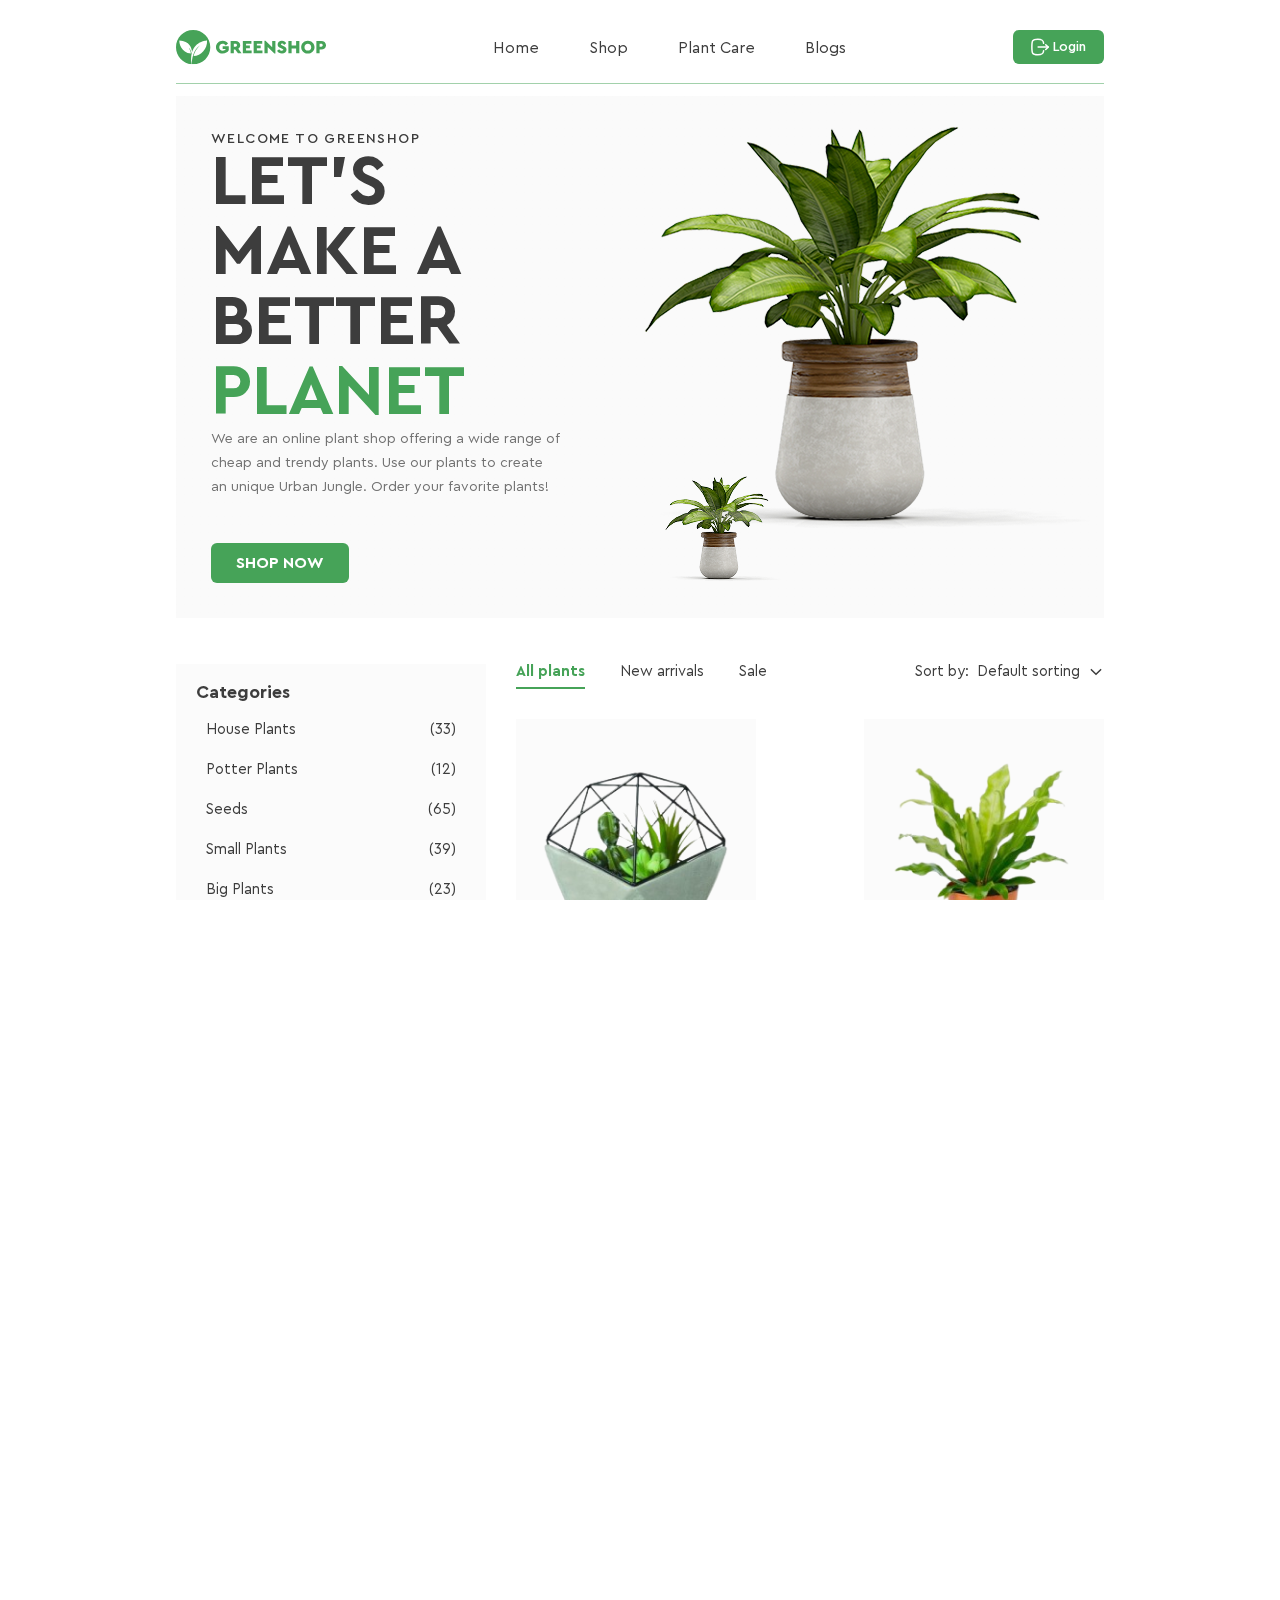
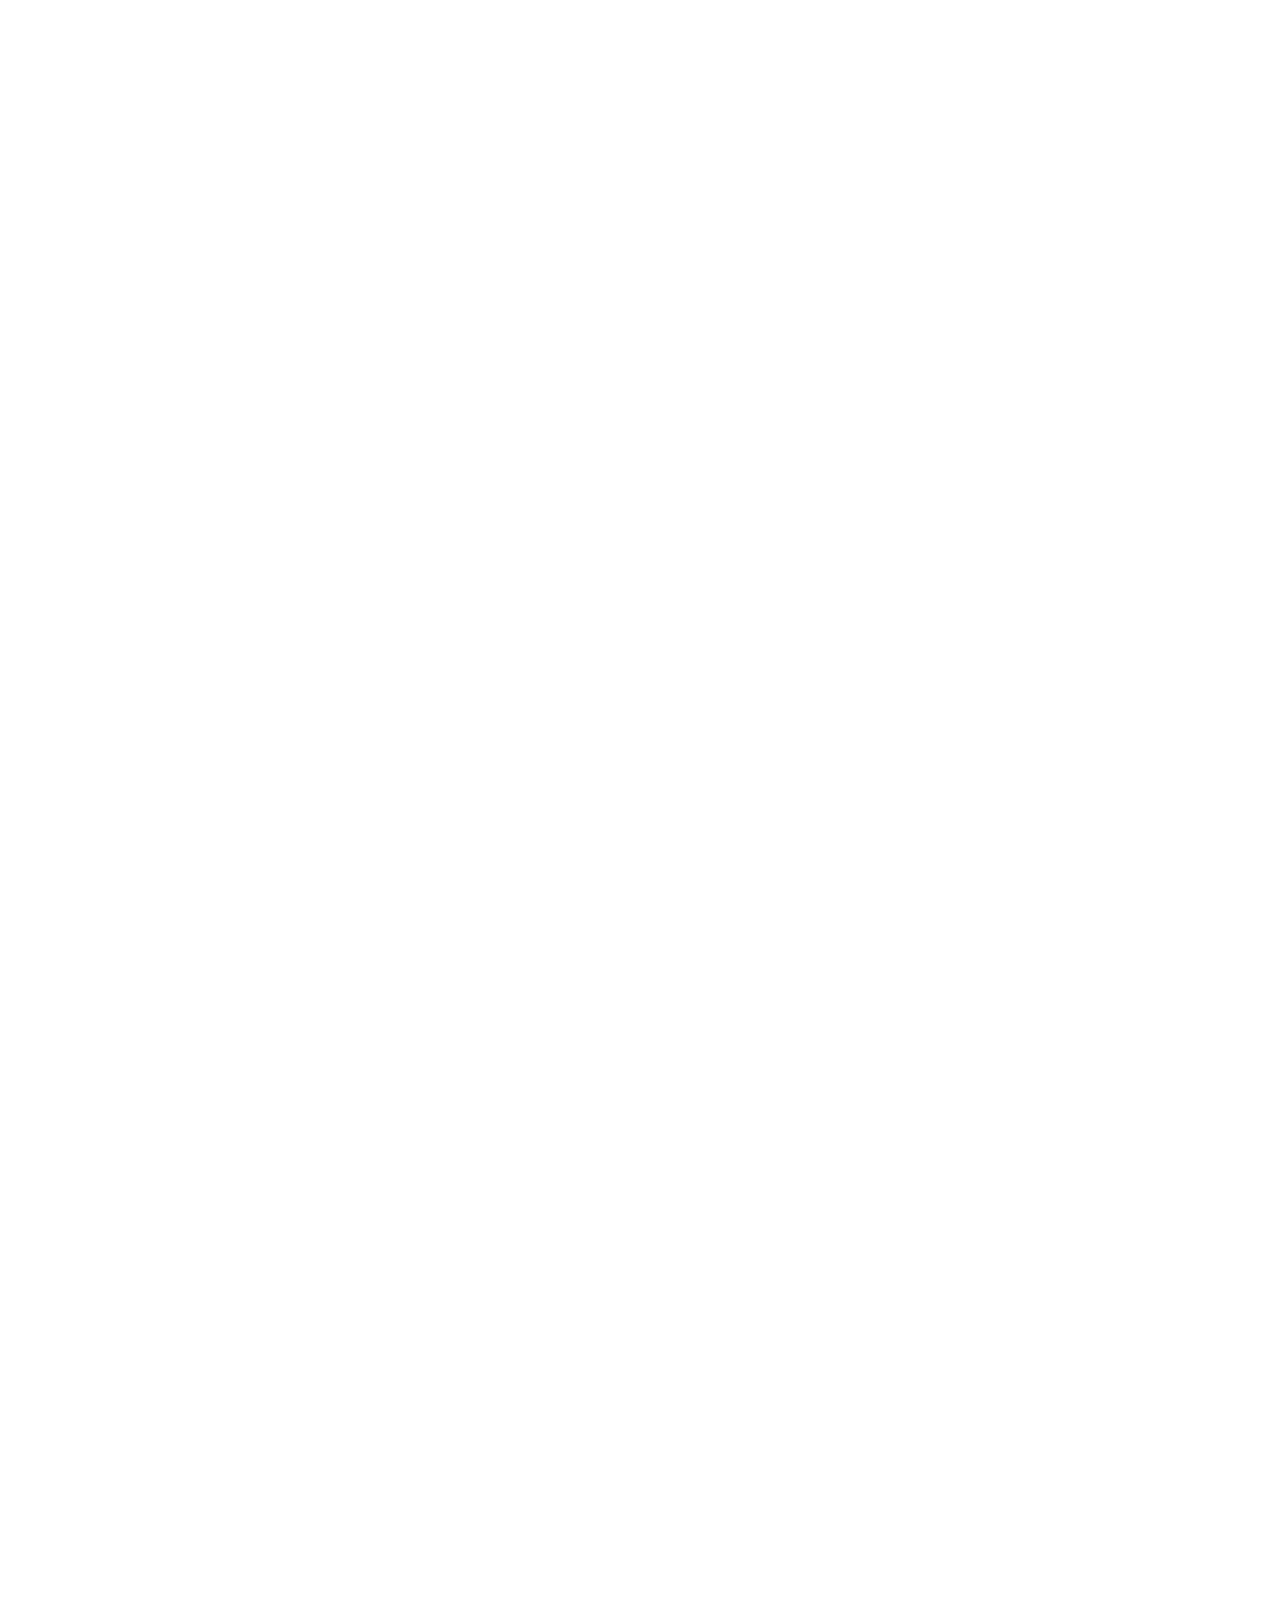
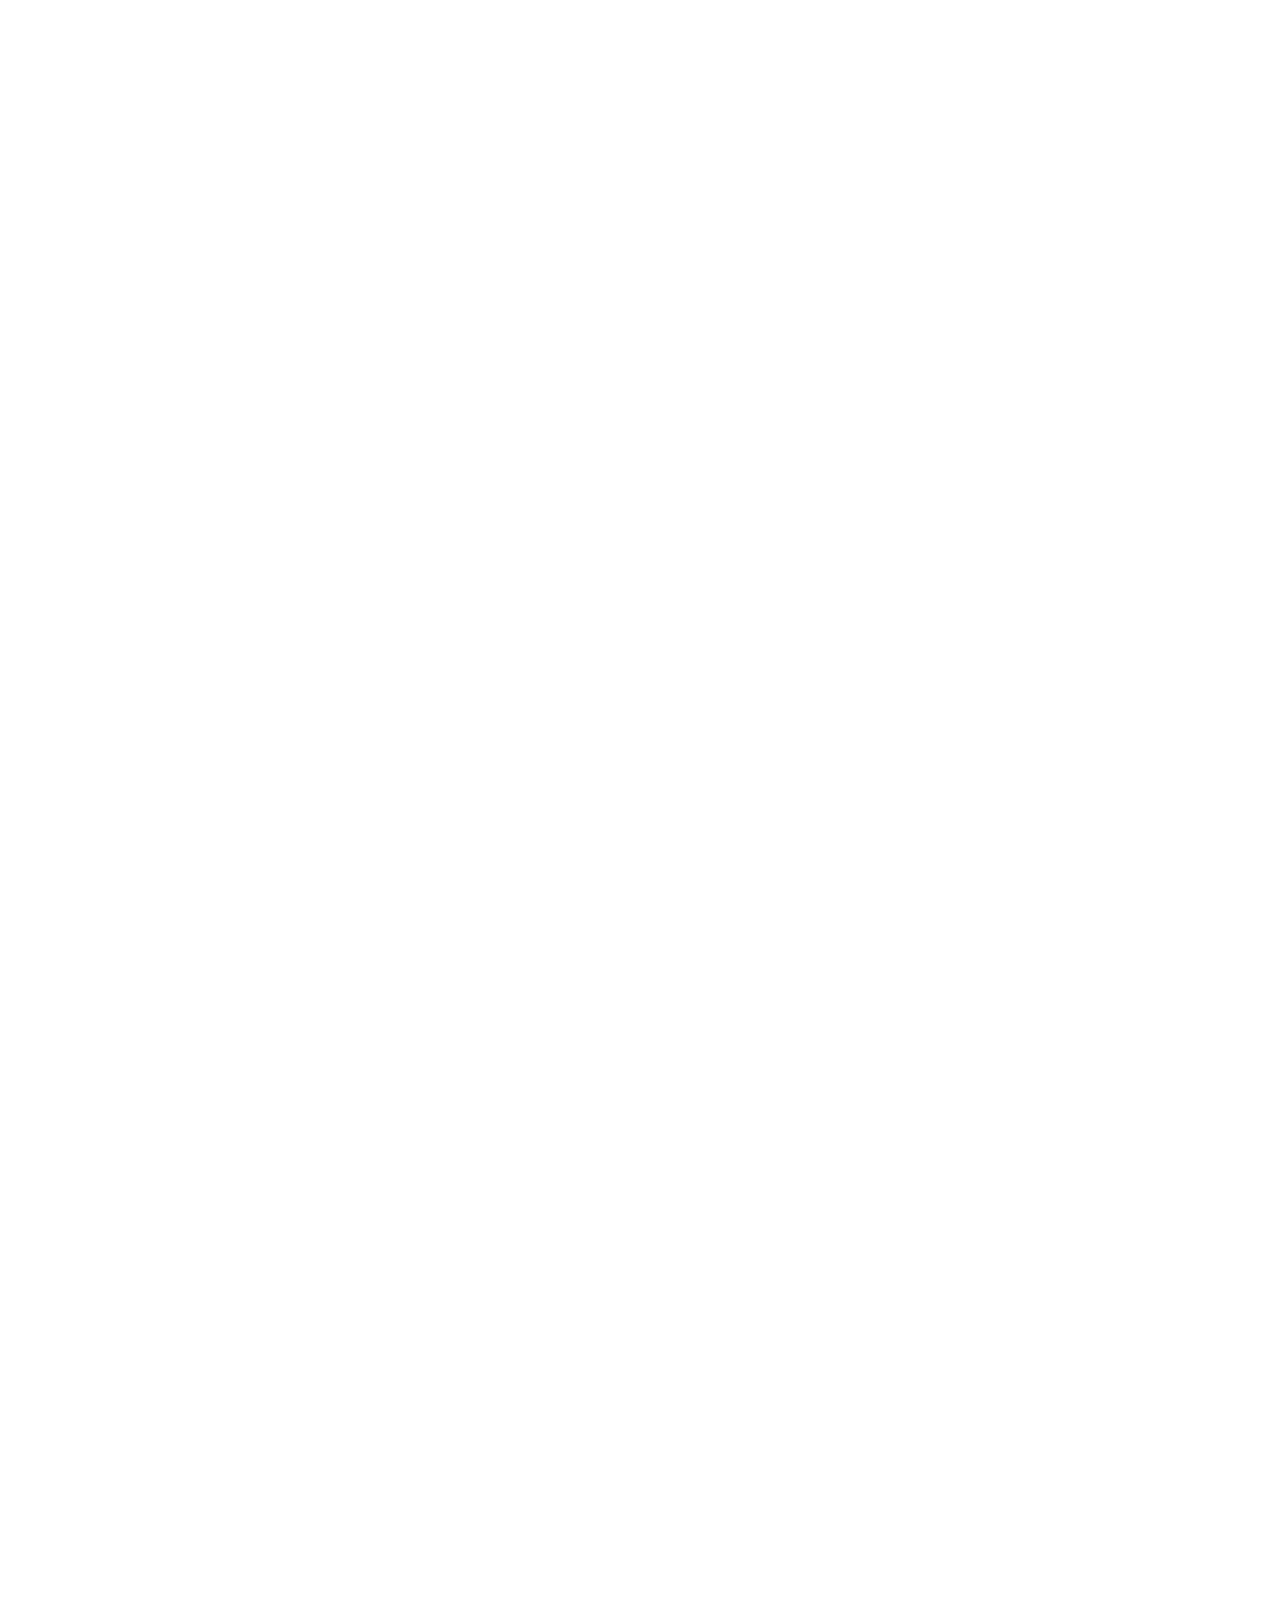
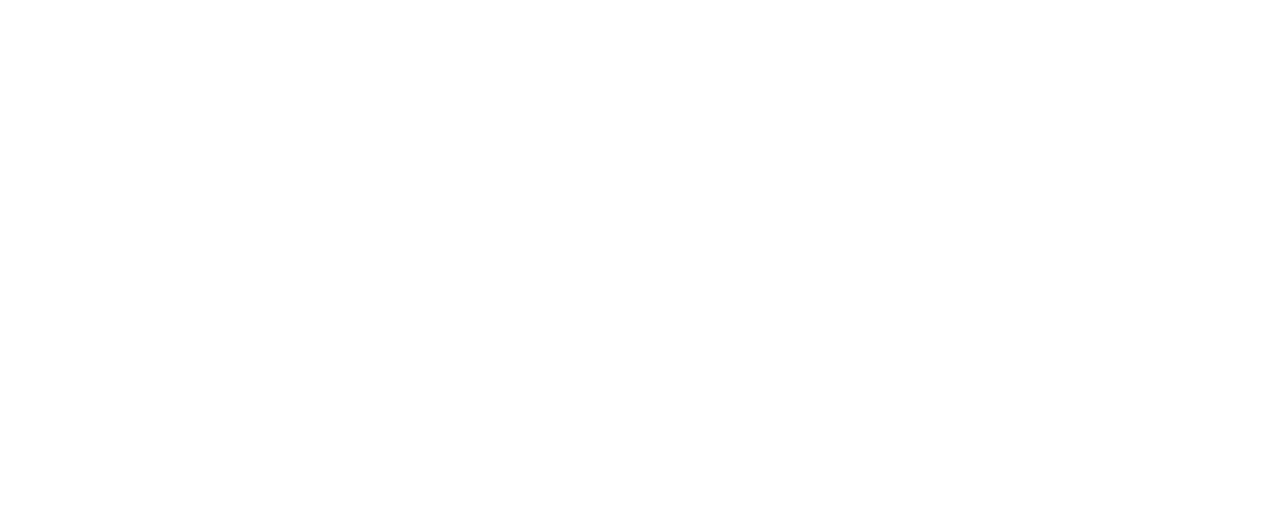
<file: index.html>
<!DOCTYPE html>
<html lang="en">

<head>
  <meta charset="UTF-8">
  <meta name="viewport" content="width=device-width, initial-scale=1.0">
  <title>Homepage</title>
  <link rel="shortcut icon" href="./img/logo-favicon.png" type="image/x-icon">
  <link rel="stylesheet" href="./css/style.css">
</head>

<div id="preloader">
  <div class="loader"></div>
</div>

<script>
  // Показ прелоадера при загрузке страницы
  window.addEventListener('load', () => {
    const preloader = document.getElementById('preloader');
    document.body.classList.add('loaded'); // включаем прокрутку

    if (preloader) {
      setTimeout(() => {
        preloader.classList.add('hide');
        setTimeout(() => preloader.style.display = 'none', 500); // задержка для плавного исчезновения
      }, 500); // задержка перед скрытием
    }
  });

  // Переход на страницу регистрации
  function goToRegistration() {
    // Прелоадер не показываем при переходе
    window.location.href = 'registration.html';
  }
</script>

<body>
  <header>
    <!-- logo -->
    <div class="header">
      <svg class="header-logo" xmlns="http://www.w3.org/2000/svg" width="150" height="35" viewBox="0 0 150 35" fill="none">
        <g clip-path="url(#clip0_1_1069)">
          <path
            d="M17.15 0C7.67748 0 0 7.67746 0 17.15C0 26.0201 6.73548 33.3175 15.3711 34.207C14.8496 29.9134 15.0436 26.4001 15.7067 23.5135C15.3347 21.7225 14.4898 19.0703 12.5734 17.1864C12.5734 17.1864 13.8348 19.0784 14.5181 21.6214C14.5181 21.6255 14.5221 21.6295 14.5221 21.6335C14.5949 21.9044 14.6596 22.1793 14.7162 22.4623C14.7283 22.527 14.7404 22.5917 14.7526 22.6604C14.8051 22.9515 14.8536 23.2426 14.886 23.5418C5.19513 22.3532 3.12921 13.6569 3.35561 10.3781C13.665 10.9482 15.7754 17.8292 16.0827 22.0985C19.4585 11.0412 30.1843 10.4024 31.0697 10.3781C31.4538 18.8763 25.1509 25.5026 17.6149 26.0807C17.6635 25.8503 17.7201 25.6198 17.7767 25.3934C17.7928 25.3247 17.813 25.26 17.8333 25.1913C17.8777 25.0296 17.9222 24.8679 17.9748 24.7061C17.995 24.6374 18.0192 24.5646 18.0394 24.4959C18.096 24.318 18.1567 24.1442 18.2173 23.9663C18.2335 23.9259 18.2456 23.8854 18.2618 23.845C18.3386 23.6348 18.4195 23.4326 18.5003 23.2305C18.5084 23.2143 18.5125 23.1941 18.5205 23.1779C18.5205 23.1779 18.5205 23.1779 18.5246 23.1779C20.4571 18.5043 24.0229 15.4439 24.0229 15.4439C17.0247 19.4868 15.8441 29.9983 15.6582 34.2231C16.1514 34.2676 16.6446 34.2999 17.15 34.2999C26.6225 34.2999 34.3 26.6225 34.3 17.15C34.3 7.67746 26.6225 0 17.15 0Z"
            fill="#46A358" />
          <path
            d="M46.7037 10.7454C48.9718 10.7454 50.8235 11.7197 52.0242 13.4986L49.7764 15.4109C48.9718 14.287 47.9975 13.7048 46.6471 13.7048C44.5691 13.7048 43.2753 15.0713 43.2753 17.1534C43.2753 19.2719 44.6418 20.695 46.8372 20.695C48.0177 20.695 48.9556 20.2826 49.554 19.5912V19.0091H46.6673V16.2356H52.7762V20.133C52.194 21.1639 51.3693 21.9887 50.3019 22.6234C49.2346 23.242 48.0339 23.5614 46.7037 23.5614C42.9923 23.618 39.9237 20.7313 39.9763 17.1534C39.9197 13.5956 42.9923 10.6888 46.7037 10.7454Z"
            fill="#46A358" />
          <path
            d="M61.9576 23.3316L59.168 19.4908H57.8379V23.3316H54.6157V10.9684H59.4672C62.2204 10.9684 64.2459 12.6543 64.2459 15.2215C64.2459 16.7376 63.5141 17.995 62.2972 18.7429L65.5558 23.3316H61.9576ZM57.8338 16.681H59.4833C60.3809 16.681 60.963 16.0988 60.963 15.2215C60.963 14.3442 60.3809 13.7782 59.4833 13.7782H57.8338V16.681Z"
            fill="#46A358" />
          <path
            d="M66.8333 10.9684H75.4124V13.8712H70.0555V15.5773H73.876V18.2739H70.0555V20.4288H75.6388V23.3316H66.8333V10.9684Z"
            fill="#46A358" />
          <path
            d="M77.6441 10.9684H86.2231V13.8712H80.8663V15.5773H84.6868V18.2739H80.8663V20.4288H86.4495V23.3316H77.6441V10.9684Z"
            fill="#46A358" />
          <path
            d="M99.4192 10.9683V23.5579H98.3882L91.681 17.057V23.3315H88.4588V10.7419H89.4897L96.197 17.1499V10.9683H99.4192Z"
            fill="#46A358" />
          <path
            d="M103.264 19.135C103.996 20.1094 104.764 20.7279 106.017 20.7279C106.862 20.7279 107.291 20.4288 107.291 19.8264C107.291 19.2846 107.008 19.1148 106.033 18.6822L104.76 18.1203C102.718 17.2187 101.631 16.0584 101.631 14.3927C101.631 12.2014 103.43 10.7379 105.957 10.7379C107.998 10.7379 109.442 11.7123 110.19 13.2283L108.035 14.8778C107.436 13.9803 106.874 13.5679 105.993 13.5679C105.318 13.5679 104.889 13.8307 104.889 14.3563C104.889 14.8051 105.152 15.0517 105.957 15.367L107.38 15.9654C109.535 16.867 110.545 17.9505 110.545 19.6929C110.545 22.0904 108.576 23.5539 106.009 23.5539C103.782 23.5539 101.982 22.4866 101.081 20.7805L103.264 19.135Z"
            fill="#46A358" />
          <path
            d="M112.393 10.9684H115.615V15.4843H120.131V10.9684H123.353V23.3316H120.131V18.3871H115.615V23.3316H112.393V10.9684Z"
            fill="#46A358" />
          <path
            d="M131.843 10.7419C135.441 10.6651 138.607 13.6084 138.53 17.1499C138.603 20.7279 135.441 23.6145 131.843 23.5579C128.229 23.6145 125.116 20.7279 125.193 17.1499C125.116 13.6084 128.229 10.6692 131.843 10.7419ZM131.859 13.7014C129.874 13.7014 128.488 15.1083 128.488 17.1499C128.488 18.1809 128.807 19.0218 129.426 19.6606C130.044 20.2791 130.869 20.5985 131.859 20.5985C133.772 20.5985 135.231 19.2118 135.231 17.1499C135.235 15.1083 133.772 13.7014 131.859 13.7014Z"
            fill="#46A358" />
          <path
            d="M140.374 10.9684H145.226C147.979 10.9684 150.004 12.6543 150.004 15.2215C150.004 17.7524 147.926 19.4908 145.226 19.4908H143.596V23.3316H140.374V10.9684ZM145.242 16.681C146.139 16.681 146.721 16.0988 146.721 15.2215C146.721 14.3442 146.139 13.7782 145.242 13.7782H143.592V16.681H145.242Z"
            fill="#46A358" />
        </g>
        <defs>
          <clipPath id="clip0_1_1069">
            <rect width="150" height="34.2999" fill="white" />
          </clipPath>
        </defs>
      </svg>
      <!-- navigation -->
      <nav class="list">
        <li class="list-item active">Home</li>
        <li class="list-item">Shop</li>
        <li class="list-item">
          Plant Care
          <ul class="dropdown-list">
            <li class="dropdown-item">Drainage</li>
            <li class="dropdown-item">Fungicides</li>
            <li class="dropdown-item">Fertilizer</li>
            <li class="dropdown-item open-sublist">
              <div class="open-sublist-elem">
                <span class="dropdown-item-title">Priming</span>
                <img class="dropdown-arrow" src="./img/arrow-header-drop.svg" alt="open dropdown sublist arrow">
              </div>
              <ul class="dropdown-sublist">
                <li class="dropdown-subitem">Universal</li>
                <li class="dropdown-subitem">For Ficus</li>
                <li class="dropdown-subitem">For Cacti</li>
                <li class="dropdown-subitem">For Citrus</li>
                <li class="dropdown-subitem">For those in bloom</li>
                <li class="dropdown-subitem">For Orchids</li>
              </ul>
            </li>
          </ul>
        </li>
        <li class="list-item">Blogs</li>
      </nav>
      <!-- registration button -->
      <button class="cta" onclick="goToRegistration()">
        <svg xmlns="http://www.w3.org/2000/svg" width="18" height="18" viewBox="0 0 18 18" fill="none">
          <path d="M17.1601 9.1006H7.12598" stroke="white" stroke-width="1.5" stroke-linecap="round"
            stroke-linejoin="round" />
          <path d="M14.7212 6.67059L17.1612 9.10059L14.7212 11.5306" stroke="white" stroke-width="1.5"
            stroke-linecap="round" stroke-linejoin="round" />
          <path
            d="M12.6342 5.35826C12.3592 2.37493 11.2425 1.2916 6.80082 1.2916C0.883322 1.2916 0.883322 3.2166 0.883322 8.99993C0.883322 14.7833 0.883322 16.7083 6.80082 16.7083C11.2425 16.7083 12.3592 15.6249 12.6342 12.6416"
            stroke="white" stroke-width="1.5" stroke-linecap="round" stroke-linejoin="round" />
        </svg>
        Login
      </button>
    </div>
  </header>
  <main>
    <!-- website description -->
    <section class="intro-banner">
      <article class="intro-text">
        <p class="welcome">
          Welcome to GreenShop
        </p>
        <h1 class="better">
          Let’s Make a Better <span class="planet">Planet</span>
        </h1>
        <p class="description">
          We are an online plant shop offering a wide range of cheap and trendy plants. Use our plants to create an
          unique Urban Jungle. Order your favorite plants!
        </p>
        <!-- shop button -->
        <button class="shop">
          Shop now
        </button>
      </article>
      <!-- demonstration images -->
      <div class="intro-flowers">
        <img class="intro-image" src="./img/flower_big.png" alt="big flower">
      </div>
    </section>
  <section class="main-content">
      <aside class="side-banners">
        <div class="side-nav">
          <p class="categories">Categories</p>
            <div class="checkbox-list list-plants">
              <div class="checkbox-list-custom">
                <input class="checkbox-custom" type="checkbox" id="checkbox1" hidden>
                <label class="checkbox-list-title" for="checkbox1">
                  <span class="label-custom">House Plants</span>
                  <span class="checkbox-number">(33)</span>
                </label>
              </div>            
              <div class="checkbox-list-custom">
                <input class="checkbox-custom" type="checkbox" id="checkbox2" hidden>
                <label class="checkbox-list-title" for="checkbox2">
                  <span class="label-custom">Potter Plants</span>
                  <span class="checkbox-number">(12)</span>
                </label>
              </div>            
              <div class="checkbox-list-custom">
                <input class="checkbox-custom" type="checkbox" id="checkbox3" hidden>
                <label class="checkbox-list-title" for="checkbox3">
                  <span class="label-custom">Seeds</span>
                  <span class="checkbox-number">(65)</span>
                </label>
              </div>            
              <div class="checkbox-list-custom">
                <input class="checkbox-custom" type="checkbox" id="checkbox4" hidden>
                <label class="checkbox-list-title" for="checkbox4">
                  <span class="label-custom">Small Plants</span>
                  <span class="checkbox-number">(39)</span>
                </label>
              </div>            
              <div class="checkbox-list-custom">
                <input class="checkbox-custom" type="checkbox" id="checkbox5" hidden>
                <label class="checkbox-list-title" for="checkbox5">
                  <span class="label-custom">Big Plants</span>
                  <span class="checkbox-number">(23)</span>
                </label>
              </div>            
              <div class="checkbox-list-custom">
                <input class="checkbox-custom" type="checkbox" id="checkbox6" hidden>
                <label class="checkbox-list-title" for="checkbox6">
                  <span class="label-custom">Succulents</span>
                  <span class="checkbox-number">(17)</span>
                </label>
              </div>            
              <div class="checkbox-list-custom">
                <input class="checkbox-custom" type="checkbox" id="checkbox7" hidden>
                <label class="checkbox-list-title" for="checkbox7">
                  <span class="label-custom">Terrariums</span>
                  <span class="checkbox-number">(19)</span>
                </label>
              </div>            
              <div class="checkbox-list-custom">
                <input class="checkbox-custom" type="checkbox" id="checkbox8" hidden>
                <label class="checkbox-list-title" for="checkbox8">
                  <span class="label-custom">Gardening</span>
                  <span class="checkbox-number">(13)</span>
                </label>
              </div>            
              <div class="checkbox-list-custom">
                <input class="checkbox-custom" type="checkbox" id="checkbox9" hidden>
                <label class="checkbox-list-title" for="checkbox9">
                  <span class="label-custom">Accessories</span>
                  <span class="checkbox-number">(18)</span>
                </label>
              </div>            
          </div>
          <div class="price-filter">
            <p class="price-title">Price Range</p>
            <input class="price-range" type="range">
            <div class="price-value">
              <p class="price-name">Price:</p>
              <p class="price-number">$39 - $1230</p>
            </div>
            <button class="filter-button">Filter</button>
          </div>
          <p class="size">Size</p>
          <div class="size-lists">
            <nav class="size-name">
              <p class="size-option">Small</p>
              <p class="size-option">Medium</p>
              <p class="size-option">Large</p>
            </nav>
            <nav class="size-number">
              <p class="size-quantity">(119)</p>
              <p class="size-quantity">(86)</p>
              <p class="size-quantity">(78)</p>
            </nav>
          </div>
        </div>
        <div class="side-sale">
          <p class="sale-title">Super Sale</p>
          <p class="sale-description">UP TO 75% OFF</p>
          <!-- <div class="top-left-sphere"></div>
          <div class="bottom-left-square"></div>
          <div class="bottom-right-sphere"></div> -->
          <img class="flower-sale" src="./img/flower-sale.png" alt="flower on sale">
        </div>
      </aside>
    <section class="showcase">
      <div class="showcase-tabs">
        <nav class="showcase-nav">
          <li class="showcase-option active">All plants</li>
          <li class="showcase-option">New arrivals</li>
          <li class="showcase-option">Sale</li>
        </nav>
        <div class="sorting">
          <p class="sort-by">Sort by:</p>
          <p class="sort-method">Default sorting</p>
          <img class="arrow-sort" src="./img/arrow-down.svg" alt="arrow-sort-method">
        </div>
      </div>
      <section class="products">
      <div class="card-product">
        <div class="card-image">
          <img class="flower-card" src="./img/flower1.png" alt="flower">
          <div class="card-buttons">
            <span class="icon-shop-cart product-card-icon"></span>
            <span class="icon-heart-fav product-card-icon"></span>
            <span class="icon-loupe-find product-card-icon"></span>
          </div>
        </div>
        <div class="card-text">
          <p class="card-title">Barberton Daisy</p>
          <p class="card-price">$119.00</p>
        </div>
      </div>
      <div class="card-product">
        <div class="card-image">
          <img class="flower-card" src="./img/flower2.png" alt="flower">
          <div class="card-buttons">
            <span class="icon-shop-cart product-card-icon"></span>
            <span class="icon-heart-fav product-card-icon"></span>
            <span class="icon-loupe-find product-card-icon"></span>
          </div>
        </div>
        <div class="card-text">
          <p class="card-title">Angel Wing Begonia</p>
          <p class="card-price">$169.00</p>
        </div>
      </div>
      <div class="card-product">
        <div class="card-image">
          <div class="discount-size">13% OFF</div>
          <img class="flower-card" src="./img/flower3.png" alt="flower">
          <div class="card-buttons">
            <span class="icon-shop-cart product-card-icon"></span>
            <span class="icon-heart-fav product-card-icon"></span>
            <span class="icon-loupe-find product-card-icon"></span>
          </div>
        </div>
        <div class="card-text">
          <p class="card-title">African Violet</p>
          <p class="card-price">
            <span class="card-new-price">$199.00</span>
            <span class="card-old-price">$229.00</span></p>
        </div>
      </div>
      <div class="card-product product4">
        <div class="card-image">
          <img class="flower-card flower4" src="./img/flower4-1.png" alt="flower">
          <div class="card-buttons">
            <span class="icon-shop-cart product-card-icon"></span>
            <span class="icon-heart-fav product-card-icon"></span>
            <span class="icon-loupe-find product-card-icon"></span>
          </div>
        </div>
        <div class="card-text">
          <p class="card-title">Beach Spider Lily</p>
          <p class="card-price">$129.00</p>
        </div>
      </div>
      <div class="card-product">
        <div class="card-image">
          <img class="flower-card" src="./img/flower5.png" alt="flower">
          <div class="card-buttons">
            <span class="icon-shop-cart product-card-icon"></span>
            <span class="icon-heart-fav product-card-icon"></span>
            <span class="icon-loupe-find product-card-icon"></span>
          </div>
        </div>
        <div class="card-text">
          <p class="card-title">Blushing Bromeliad</p>
          <p class="card-price">$139.00</p>
        </div>
      </div>
      <div class="card-product">
        <div class="card-image">
          <img class="flower-card" src="./img/flower6.png" alt="flower">
          <div class="card-buttons">
            <span class="icon-shop-cart product-card-icon"></span>
            <span class="icon-heart-fav product-card-icon"></span>
            <span class="icon-loupe-find product-card-icon"></span>
          </div>
        </div>
        <div class="card-text">
          <p class="card-title">Aluminum Plant</p>
          <p class="card-price">$179.00</p>
        </div>
      </div>
      <div class="card-product">
        <div class="card-image">
          <img class="flower-card" src="./img/flower7.png" alt="flower">
          <div class="card-buttons">
            <span class="icon-shop-cart product-card-icon"></span>
            <span class="icon-heart-fav product-card-icon"></span>
            <span class="icon-loupe-find product-card-icon"></span>
          </div>
        </div>
        <div class="card-text">
          <p class="card-title">Bird's Nest Fern</p>
          <p class="card-price">$99.00</p>
        </div>
      </div>
        <div class="card-product">
          <div class="card-image">
            <img class="flower-card" src="./img/flower8.png" alt="flower">
            <div class="card-buttons">
              <span class="icon-shop-cart product-card-icon"></span>
              <span class="icon-heart-fav product-card-icon"></span>
              <span class="icon-loupe-find product-card-icon"></span>
            </div>
          </div>
          <div class="card-text">
            <p class="card-title">Broadleaf Lady Palm</p>
            <p class="card-price">$59.00</p>
          </div>
        </div>
        <div class="card-product">
          <div class="card-image">
            <img class="flower-card" src="./img/flower9.png" alt="flower">
            <div class="card-buttons">
              <span class="icon-shop-cart product-card-icon"></span>
              <span class="icon-heart-fav product-card-icon"></span>
              <span class="icon-loupe-find product-card-icon"></span>
            </div>
          </div>
          <div class="card-text">
            <p class="card-title">Chinese Evergreen</p>
            <p class="card-price">$39.00</p>
          </div>
        </div>
      </section>
      <nav class="pagination">
        <li class="page active">1</li>
        <li class="page">2</li>
        <li class="page">3</li>
        <li class="page">4</li>
        <li class="page-next"><img class="arrow-next" src="./img/arrow-down.svg" alt="arrow-next-page"></li>
      </nav>
    </section>
  </section>
  <section class="recommendations">
    <div class="recom-card left">
      <img class="flower-rec-image" src="./img/flower-rec-left.png" alt="recommendation flower">
      <div class="recom-card-text">
        <p class="recom-card-title">Summer cactus & succulents</p>
        <p class="recom-card-description">We are an online plant shop offering a wide range of cheap and trendy plants</p>
        <button class="recom-card-button">
          Find More
          <span class="icon-arrow-right2 recom"></span>
        </button>
      </div>
    </div>
    <div class="recom-card right">
      <img class="flower-rec-image" src="./img/flower-rec-right.png" alt="recommendation flower">
      <div class="recom-card-text">
        <p class="recom-card-title">Styling Trends & much more</p>
        <p class="recom-card-description">We are an online plant shop offering a wide range of cheap and trendy plants</p>
        <button class="recom-card-button">
          Find More
          <span class="icon-arrow-right2 recom"></span>
        </button>
      </div>
    </div>
  </section>
  <section class="blog-feed">
    <div class="blog-text">
      <p class="blog-title">Our Blog Posts</p>
      <p class="blog-description">We are an online plant shop offering a wide range of cheap and trendy plants. </p>
    </div>
    <div class="blog-posts">
      <div class="blog-card">
        <div class="blog-card-image">
          <img class="blog-image-flower" src="./img/flower-blog-1.png" alt="flower blog">
        </div>
        <div class="blog-card-text">
          <p class="blog-card-date">September 12  I Read in 6 minutes</p>
          <p class="blog-card-title">Cactus & Succulent Care Tips</p>
          <p class="blog-card-description">Cacti are succulents are easy care plants for any home or patio. </p>
          <p class="blog-card-read">
            <span class="blog-read-text">Read More</span>
            <span class="icon-arrow-right2"></span>
          </p>
        </div>
      </div>
      <div class="blog-card">
        <div class="blog-card-image">
          <img class="blog-image-flower" src="./img/flower-blog-2.jpg" alt="flower blog">
        </div>
        <div class="blog-card-text">
          <p class="blog-card-date">September 13  I Read in 2 minutes</p>
          <p class="blog-card-title">Top 10 Succulents for Your Home</p>
          <p class="blog-card-description">Best in hanging baskets. Prefers medium to high light.</p>
          <p class="blog-card-read">
            Read More
            <span class="icon-arrow-right2"></span>
          </p>
        </div>
      </div>
      <div class="blog-card">
        <div class="blog-card-image">
          <img class="blog-image-flower" src="./img/flower-blog-3.png" alt="flower blog">
        </div>
        <div class="blog-card-text">
          <p class="blog-card-date">September 15  I Read in 3 minutes</p>
          <p class="blog-card-title">Cacti & Succulent Care Tips</p>
          <p class="blog-card-description">Cacti and succulents thrive in containers and because most are..</p>
          <p class="blog-card-read">
            Read More
            <span class="icon-arrow-right2"></span>
          </p>
        </div>
      </div>
      <div class="blog-card">
        <div class="blog-card-image">
          <img class="blog-image-flower" src="./img/flower-blog-4.png" alt="flower blog">
        </div>
        <div class="blog-card-text">
          <p class="blog-card-date">September 15  I Read in 2 minutes</p>
          <p class="blog-card-title">Best Houseplants Room by Room</p>
          <p class="blog-card-description">The benefits of houseplants are endless. In addition to..</p>
          <p class="blog-card-read">
            Read More 
            <span class="icon-arrow-right2"></span>
          </p>
        </div>
      </div>
    </div>
  </section>
  </main>
  <footer>
    <section class="advantages">
      <div class="advant-card">
        <div class="advant-card-image">
          <img class="advant-card-image-top1" src="./img/advant-flower1.svg" alt="">
          <img class="advant-card-image-bottom1" src="./img/advant-vase1.svg" alt="">
        </div>
        <div class="advant-card-text">
          <h3 class="advant-card-title">Garden Care</h3>
          <p class="advant-card-description">We are an online plant shop offering a wide range of cheap and trendy plants.</p>
        </div>
      </div>
      <div class="advant-card adv-card2">
        <div class="advant-card-image">
          <img class="advant-card-image-top2" src="./img/advant-flower2.svg" alt="">
          <img class="advant-card-image-bottom2" src="./img/advant-vase2.svg" alt="">
        </div>
        <div class="advant-card-text">
          <h3 class="advant-card-title">Plant Renovation</h3>
          <p class="advant-card-description">We are an online plant shop offering a wide range of cheap and trendy plants.</p>
        </div>
      </div>
      <div class="advant-card">
        <div class="advant-card-image">
          <img class="advant-card-image-top3" src="./img/advant-flower3.svg" alt="">
          <img class="advant-card-image-bottom3" src="./img/advant-vase3.svg" alt="">
        </div>
        <div class="advant-card-text">
          <h3 class="advant-card-title">Watering Graden</h3>
          <p class="advant-card-description">We are an online plant shop offering a wide range of cheap and trendy plants.</p>
        </div>
      </div>
      <div class="email-letters">
        <h3 class="email-letters-title">Would you like to join newsletters?</h3>
        <div class="email-form">
          <input class="email-input-field" id="email-input" type="email" placeholder="enter your email address...">
          <label class="email-input-button" for="email-input">Join</label>
        </div>
        <p class="email-letters-description">We usually post offers and challenges in newsletter. We’re your online houseplant destination. We offer a wide range of houseplants and accessories shipped directly from our (green)house to yours!</p>
      </div>
    </section>
    <section class="contacts">
      <div class="contacts-logo">
        <img class="contacts-image" src="./img/contacts-logo.svg" alt="greenshop logotype">
      </div>
      <div class="contacts-location">
        <img src="./img/location-logo.svg" alt="find location">
        <div class="contacts-location-text">
          <span>70 West Buckingham Ave.</span>
          <span>Farmingdale, NY 11735</span>
        </div>
      </div>
      <div class="contacts-email">
        <img src="./img/email-logo.svg" alt="write email">
        <p class="contacts-location-text">contact@greenshop.com</p>
      </div>
      <div class="contacts-phone">
        <img src="./img/phone-logo.svg" alt="call number">
        <p class="contacts-location-text">+88 01911 717 490</p>
      </div>
    </section>
  <section class="site-map">
    <div class="site-map-columns">
      <nav class="site-map-nav">
        <h3 class="site-map-title">My Account</h3>
        <ul class="site-map-list">
          <li class="site-map-item">My Account</li>
          <li class="site-map-item">Our stores</li>
          <li class="site-map-item">Contact us</li>
          <li class="site-map-item">Career</li>
          <li class="site-map-item">Specials</li>
        </ul>
      </nav>
      <nav class="site-map-nav">
        <h3 class="site-map-title">Help & Guide</h3>
        <ul class="site-map-list">
          <li class="site-map-item">Help Center</li>
          <li class="site-map-item">How to Buy</li>
          <li class="site-map-item">Shipping & Delivery</li>
          <li class="site-map-item">Product Policy</li>
          <li class="site-map-item">How to Return</li>
        </ul>
      </nav>
      <nav class="site-map-nav">
        <h3 class="site-map-title">Categories</h3>
        <ul class="site-map-list">
          <li class="site-map-item">House Plants</li>
          <li class="site-map-item">Potter Plants</li>
          <li class="site-map-item">Seeds</li>
          <li class="site-map-item">Small Plants</li>
          <li class="site-map-item">Accessories</li>
        </ul>
      </nav>
      <nav class="site-map-nav">
        <div class="contacts-payment">
          <div class="site-map-social">
            <h3 class="site-map-social-title">Social Media</h3>
            <div class="social-links">
              <img class="image-social-link social-link1" src="./img/Facebook-logo.svg" alt="link facebook">
              <img class="image-social-link" src="./img/Instagram-logo.svg" alt="link instagram">
              <img class="image-social-link" src="./img/Twitter-logo.svg" alt="link twitter">
              <img class="image-social-link" src="./img/Linkedin-logo.svg" alt="link linkedin">
              <img class="image-social-link" src="./img/youtube-logo.svg" alt="link youtube">
            </div> 
          </div>
          <div class="site-map-payment">
            <h3 class="site-map-payment-title">We accept</h3>
            <img src="./img/payment-methods.png" class="site-map-payment-methods" alt="payment methods">
          </div>
        </div>
      </nav>
    </div>
  </section>
  <section class="copyright">
    <p class="copyright-text">
      © 2021 GreenShop. All Rights Reserved.
    </p>
  </section>
  </footer>
</body>
</html>
</file>
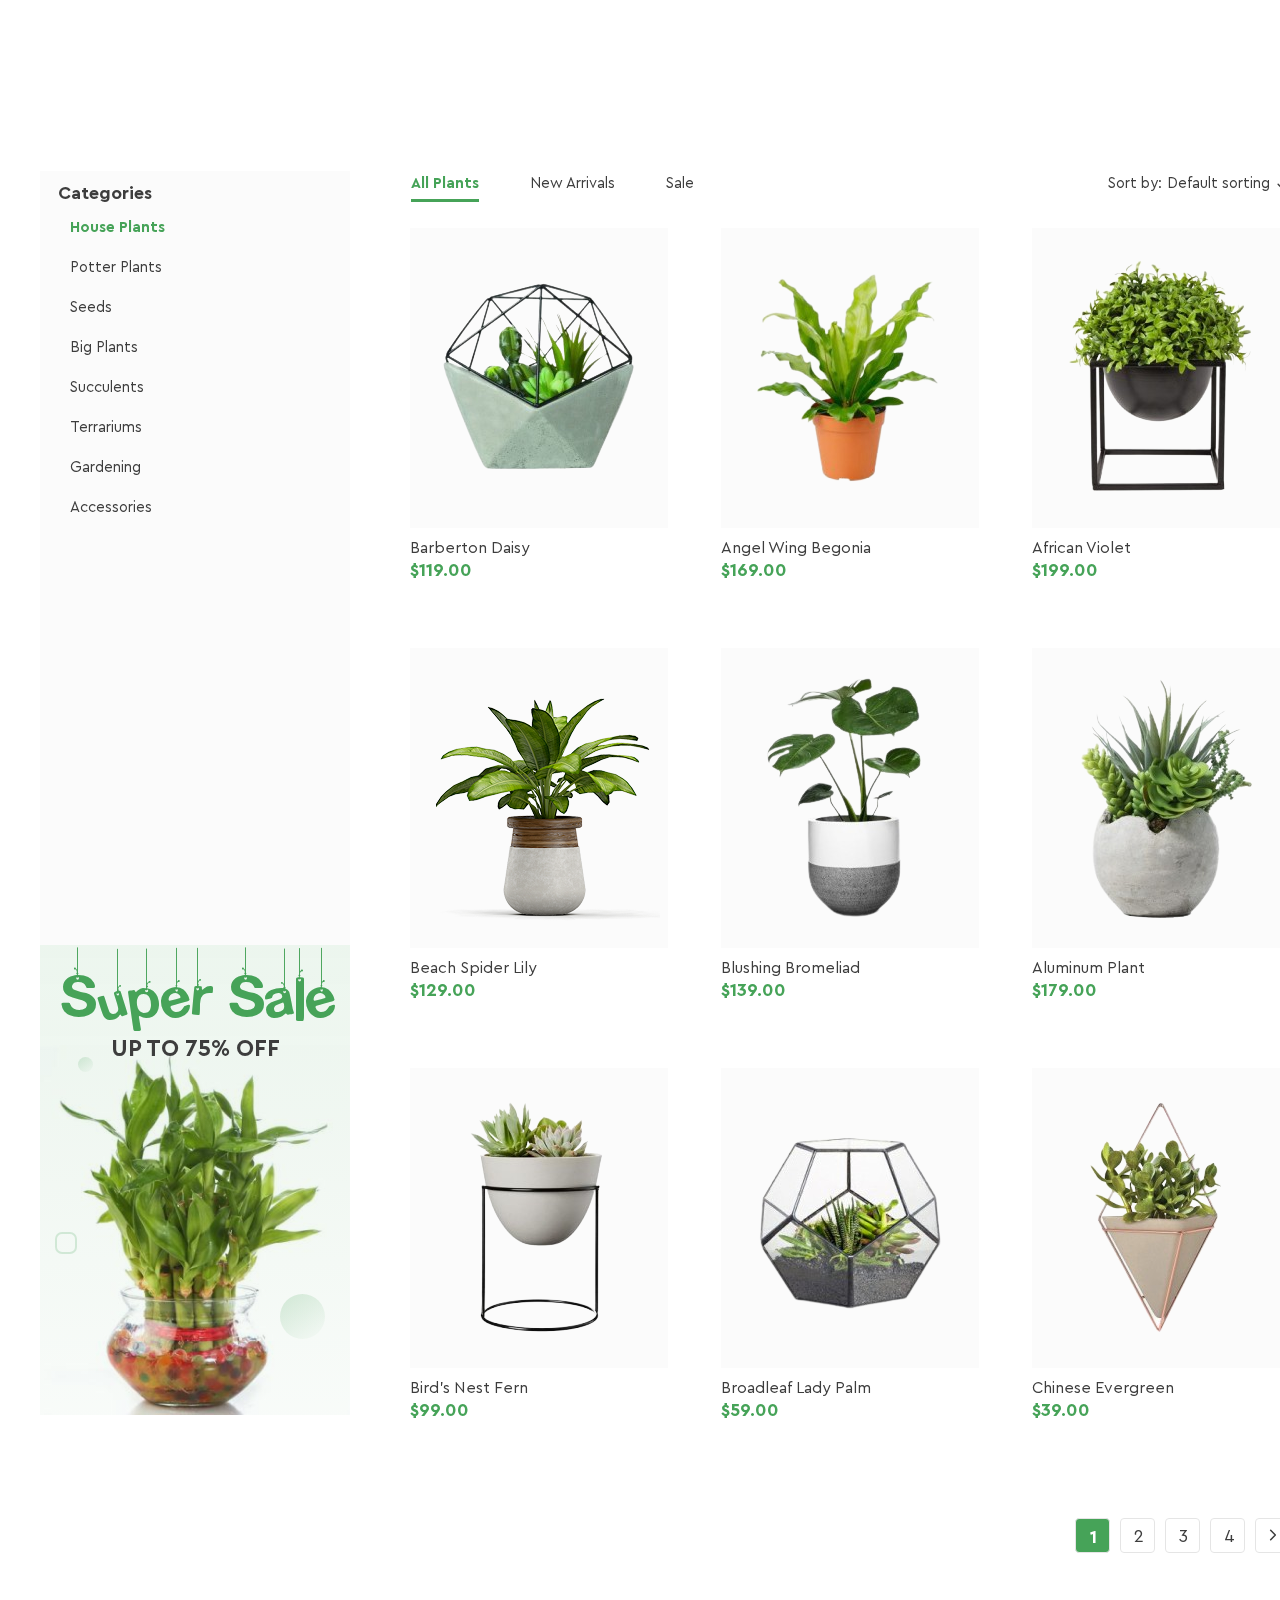
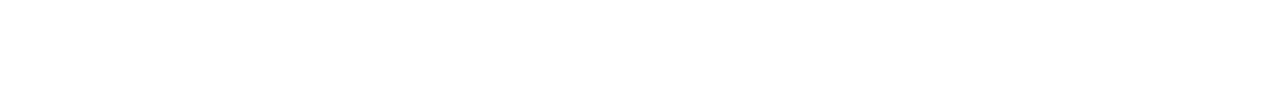
<file: HW_7.1/index.html>
<!DOCTYPE html>
<html lang="en">
<head>
    <meta charset="UTF-8">
    <meta name="viewport" content="width=device-width, initial-scale=1.0">
    <title>Homepage</title>
    <link rel="stylesheet" href="./css/index.css">
</head>
<body>
   <main>
      <aside class="side-menu">
        <div class="side-nav">
          <p class="categories">Categories</p>
          <nav class="list-nav">
            <li class="list-current">House Plants</li>
            <li>Potter Plants</li>
            <li>Seeds</li>
            <li>Big Plants</li>
            <li>Succulents</li>
            <li>Terrariums</li>
            <li>Gardening </li>
            <li>Accessories</li>
          </nav>
        </div>
        <div class="sale-banner">
          <p class="sale-name">Super Sale</p>
          <p class="discount">UP TO 75% OFF</p>
          <div class="top-sphere"></div>
          <div class="left-square"></div>
          <div class="right-sphere"></div>
        </div>
      </aside>
    <section class="showcase">
      <section class="switchers">
        <div class="tabs">
          <p class="tabs-active">All Plants</p>
          <p>New Arrivals</p>
          <p>Sale</p>
        </div>
        <div class="sorting">
          <p class="sort-by">Sort by:</p>
          <p class="sort-method">Default sorting</p>
          <img class="arrow-method" src="./img/arrow-down.svg" alt="arrow-show-methods">
        </div>
      </section>
      <section class="products">
        <div class="card-product item1">
          <div class="card-text">
            <p class="card-title">Barberton Daisy</p>
            <p class="card-price">$119.00</p>
          </div>
        </div>
        <div class="card-product item2">
          <div class="card-text">
            <p class="card-title">Angel Wing Begonia</p>
            <p class="card-price">$169.00</p>
          </div>
        </div>
        <div class="card-product item3">
          <div class="card-text">
            <p class="card-title">African Violet</p>
            <p class="card-price">$199.00</p>
          </div>
        </div>
        <div class="card-product item4">
          <div class="card-text">
            <p class="card-title">Beach Spider Lily</p>
            <p class="card-price">$129.00</p>
          </div>
        </div>
        <div class="card-product item5">
          <div class="card-text">
            <p class="card-title">Blushing Bromeliad</p>
            <p class="card-price">$139.00</p>
          </div>
        </div>
        <div class="card-product item6">
          <div class="card-text">
            <p class="card-title">Aluminum Plant</p>
            <p class="card-price">$179.00</p>
          </div>
        </div>
        <div class="card-product item7">
          <div class="card-text">
            <p class="card-title">Bird's Nest Fern</p>
            <p class="card-price">$99.00</p>
          </div>
        </div>
        <div class="card-product item8">
          <div class="card-text">
            <p class="card-title">Broadleaf Lady Palm</p>
            <p class="card-price">$59.00</p>
          </div>
        </div>
        <div class="card-product item9">
          <div class="card-text">
            <p class="card-title">Chinese Evergreen</p>
            <p class="card-price">$39.00</p>
          </div>
        </div>
      </section>
      <div class="pagination">
        <p class="page current">1</p>
        <p class="page">2</p>
        <p class="page">3</p>
        <p class="page">4</p>
        <p class="page-next">
          <img class="arrow-next" src="./img/arrow-down.svg" alt="arrow-next-page">
        </p>
      </div>
    </section>
    </main>
</body>
</html>
</file>
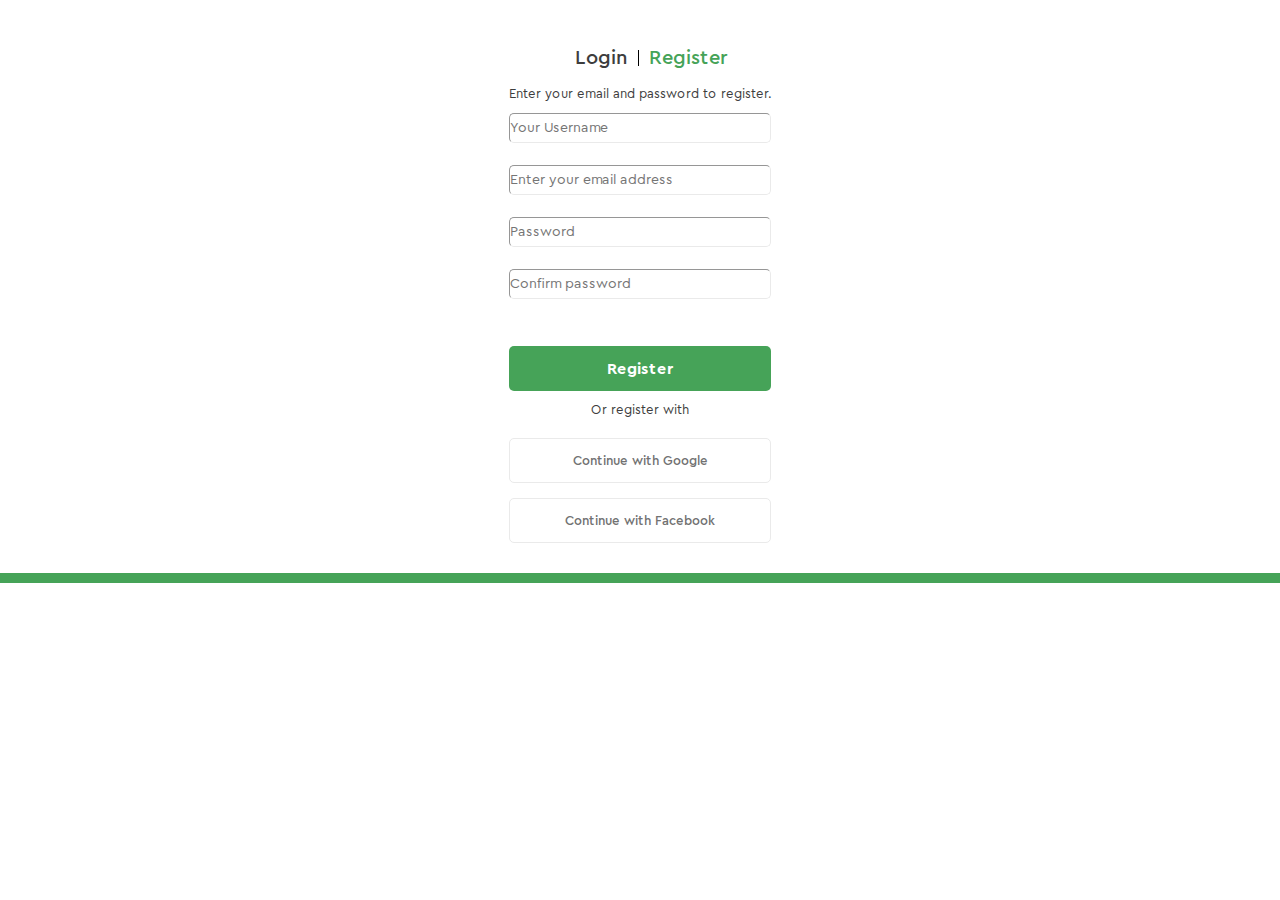
<file: registration.html>
<!DOCTYPE html>
<html lang="en">
<head>
    <meta charset="UTF-8">
    <meta http-equiv="X-UA-Compatible" content="IE=edge">
    <meta name="viewport" content="width=device-width, initial-scale=1.0">
    <title>Registration</title>
    <link rel="shortcut icon" href="./img/logo-favicon.png" type="image/x-icon">
    <link rel="stylesheet" href="./css/style.css">
</head>

<div id="preloader">
    <div class="loader"></div>
</div>

<script>
    window.addEventListener('load', () => {
      const preloader = document.getElementById('preloader');
      document.body.classList.add('loaded'); // возвращаем прокрутку

      if (preloader) {
        setTimeout(() => {
          preloader.classList.add('hide');
          setTimeout(() => preloader.style.display = 'none', 500); // плавное исчезновение
        }, 500); // задержка
      }
    });
</script>

<body>
    <div class="auth_form">
<!-- Switcher between registration and login -->
        <div class="auth_switch">
            <div class="login_switch">Login</div>
            <div class="reg_switch">Register</div>
        </div>
<!-- Inputs for user data -->
        <div class="input_forms">  
            <p class="reg_desc">Enter your email and password to register.</p>
            <form class="input_fields">
                <input name="username" class="input_data" placeholder="Your Username" type="text">
                <input name="email" class="input_data" placeholder="Enter your email address" type="email">
                <input name="password" class="input_data" placeholder="Password" type="password">
                <input name="password" class="input_data" placeholder="Confirm password" type="password">
                <input class="reg_button" type="submit" value="Register">
            </form>
<!-- Google and facebook links for account creation -->
            <p class="reg_choose">Or register with</p>
            <form class="reg_links">
                <input class="link_button google" type="submit" value="Continue with Google">
                <input class="link_button facebook" type="submit" value="Continue with Facebook">
            </form>
        </div>      
    </div>
    <div class="bottom"></div>
</body>
</html>
</file>
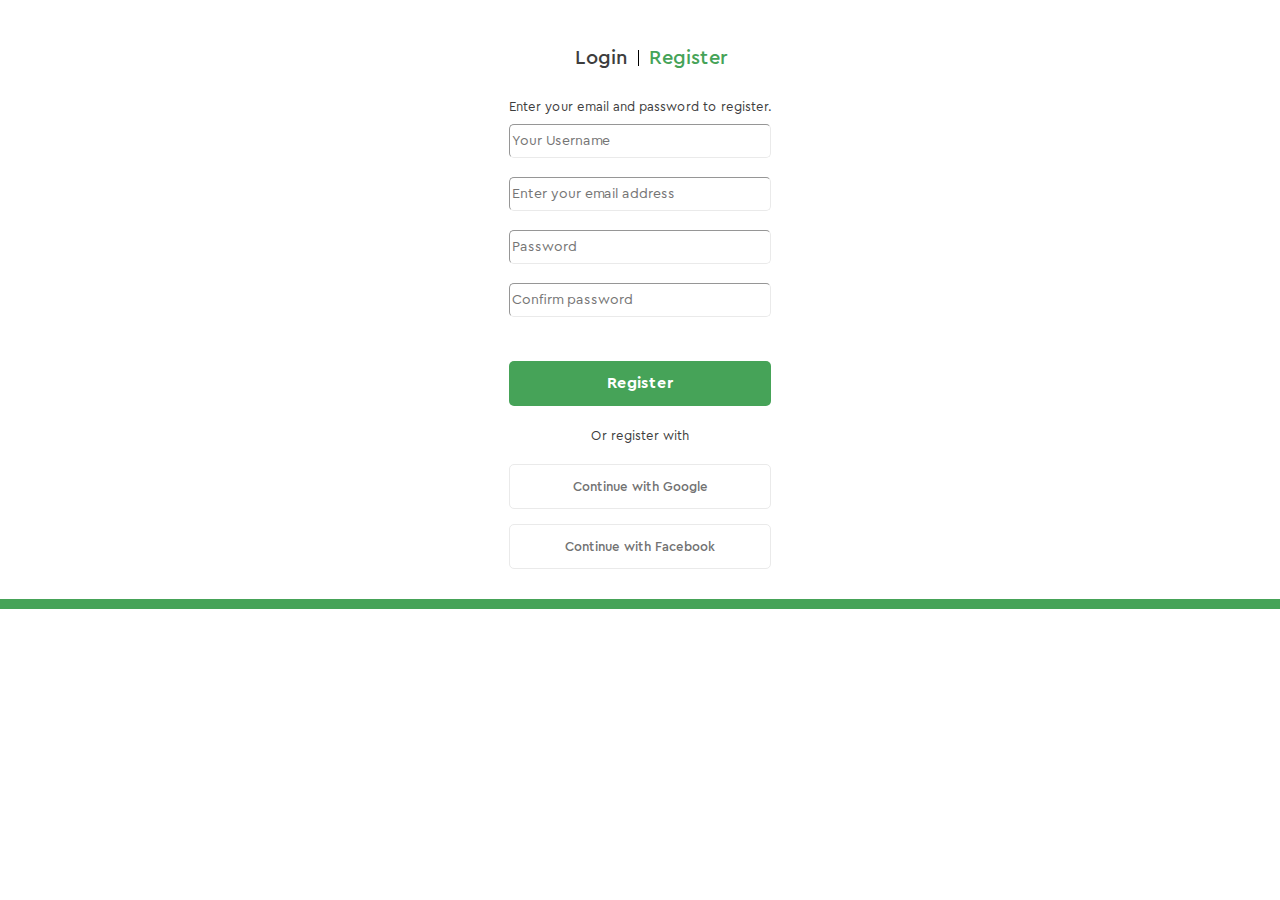
<file: HW_7.1/registration.html>
<!DOCTYPE html>
<html lang="en">
<head>
    <meta charset="UTF-8">
    <meta http-equiv="X-UA-Compatible" content="IE=edge">
    <meta name="viewport" content="width=device-width, initial-scale=1.0">
    <title>Registration</title>
    <link rel="stylesheet" href="./css/normalize.css">
    <link rel="stylesheet" href="./css/registration.css">
</head>
<body>
    <div class="auth_form">
<!-- Switcher between registration and login -->
        <div class="auth_switch">
            <div class="login_switch">Login</div>
            <div class="reg_switch">Register</div>
        </div>
<!-- Inputs for user data -->
        <div class="input_forms">  
            <p class="reg_desc">Enter your email and password to register.</p>
            <form class="input_fields">
                <input name="username" class="input_data" placeholder="Your Username" type="text">
                <input name="email" class="input_data" placeholder="Enter your email address" type="email">
                <input name="password" class="input_data" placeholder="Password" type="password">
                <input name="password" class="input_data" placeholder="Confirm password" type="password">
                <input class="reg_button" type="submit" value="Register">
            </form>
<!-- Google and facebook links for account creation -->
            <p class="reg_choose">Or register with</p>
            <form class="reg_links">
                <input class="link_button google" type="submit" value="Continue with Google">
                <input class="link_button facebook" type="submit" value="Continue with Facebook">
            </form>
        </div>      
    </div>
    <div class="bottom"></div>
</body>
</html>
</file>
<file: css/style.css>
@font-face {
    font-family: 'Cera Pro Regular';
    src: url('../fonts/CeraPro-Regular.eot') format(eot), 
        url('../fonts/CeraPro-Regular.ttf') format(ttf), 
        url('../fonts/CeraPro-Regular.woff') format(woff);
    font-weight: 400;
}

@font-face {
    font-family: 'Cera Pro Medium';
    src: url('../fonts/CeraPro-Medium.eot') format(eot), 
        url('../fonts/CeraPro-Medium.ttf') format(ttf), 
        url('../fonts/CeraPro-Medium.woff') format(woff);
    font-weight: 500;
}

@font-face {
    font-family: 'Cera Pro Bold';
    src: url('../fonts/CeraPro-Bold.eot') format(eot), 
        url('../fonts/CeraPro-Bold.ttf') format(ttf), 
        url('../fonts/CeraPro-Bold.woff') format(woff);
    font-weight: 700;
}

@font-face {
    font-family: 'Hanged Letters';
    src: url('../fonts/Hanged-Letters.ttf') format(truetype);
}

*{
    margin: 0;
    padding: 0;
    list-style: none;
    text-decoration: none;
    font-style: normal;
    box-sizing: border-box;
}

html, body {
    width: 100%;
    height: 100%;
    overflow: hidden; /* временно скрываем прокрутку, чтобы не дёргалось */
  }

  body.loaded {
    overflow: auto; /* возвращаем прокрутку после загрузки */
  }

  #preloader {
    position: fixed;
    top: 0; left: 0;
    width: 100vw;
    height: 100vh;
    background: white;
    z-index: 9999;
    display: flex;
    align-items: center;
    justify-content: center;
    transition: opacity 0.5s ease;
  }

  #preloader.hide {
    opacity: 0;
    pointer-events: none;
  }

  .loader {
    border: 6px solid #f3f3f3;
    border-top: 6px solid #46A358;
    border-radius: 50%;
    width: 50px;
    height: 50px;
    animation: spin 0.8s linear infinite;
  }

  @keyframes spin {
    0% { transform: rotate(0deg); }
    100% { transform: rotate(360deg); }
  }

/* REGISTRATION PAGE */

.auth_form {
    width: auto;
    display: flex;
    flex-direction: column;
    align-items: center;
    margin-top: 50px;
}

.login_switch{
    margin-left: -15px;
    margin-right: 10px;
    color: #3D3D3D;
    font-family: "Cera Pro Medium";
    font-size: 20px;
    font-style: normal;
    font-weight: 500;
    line-height: 16px;
}

.auth_switch {
    display: flex;
    flex-direction: row;
    width: 100px;
    justify-content: space-between;
}

.input_forms{
    margin-top: 20px;
}

.input_fields {
    height: 300px;
    display: flex;
    flex-direction: column;
    justify-content: space-around;
}

.reg_button{
    background-color: #46A358;
    color: #ffffff;
    height: 45px;
    margin-top: 25px;
    border: none;
    border-radius: 5px;
    color: #FFF;
    font-family: "Cera Pro Bold";
    font-size: 16px;
    font-style: normal;
    font-weight: 700;
    line-height: 16px;
}

.reg_switch{
    border: solid;
    border-width: 0 0 0 1px;
    border-color: rgb(0, 0, 0);
    padding-left: 10px;
    color: #46A358;
    font-family: "Cera Pro Medium";
    font-size: 20px;
    font-style: normal;
    font-weight: 500;
    line-height: 16px;
}

.reg_desc{
    margin-bottom: 0px;
    text-align: center;
    color: #3D3D3D;
    font-family: "Cera Pro Regular";
    font-size: 13px;
    font-style: normal;
    font-weight: 400;
    line-height: 16px;
}

.reg_links{
    display: flex;
    flex-direction: column;
    margin-top: 20px;
}

.link_button{
    border-radius: 5px;
    border: 1px solid #EAEAEA;
    background-color: #fff;
    border-color: #EAEAEA;
    height: 45px;
    color: #727272;
    text-align: center;
    font-family: "Cera Pro Medium";
    font-size: 13px;
    font-style: normal;
    font-weight: 500;
    line-height: 16px;
}

.link_button.facebook{
    margin-top: 15px;
}


.input_data{
    height: 30px;
    border-radius: 5px;
    border-color: #EAEAEA;
    border-width: 1px;
    color: #A5A5A5;
    font-family: "Cera Pro Regular";
    font-size: 14px;
    font-style: normal;
    font-weight: 400;
    line-height: 16px; 
}

.bottom{
    height: 10px;
    background-color: #46A358;
    margin-top: 30px;
}

.reg_choose{
    text-align: center;
    color: #3D3D3D;
    font-family: "Cera Pro Regular";
    font-size: 13px;
    font-style: normal;
    font-weight: 400;
    line-height: 16px;
}

/* HOMEPAGE */

header{
    padding: 30px 120px 12px;
}

.header{
    display: flex;
    align-items: start;
    justify-content: space-between;
    border-bottom: 1px solid rgba(70, 163, 88, 0.50);
}

.header-logo{
    cursor: pointer;
}

.list{
    display: flex;
    align-items: center;
    justify-content: center;
}

.list-item{
    padding: 8px 25px 25px;
    font-family: 'Cera Pro Regular', sans-serif;
    color: #3D3D3D;
    font-size: 16px;
    position: relative;
    cursor: pointer;
}

.list-item:hover{
    box-shadow: 0 -3px 0 #46A358 inset;
    font-family: 'Cera Pro Bold', sans-serif;
}

.dropdown-list{
    position: absolute;
    padding: 38px 0 0;
    left: -20%;
    display: flex;
    flex-direction: column;
    visibility: hidden;
    opacity: 0;
    transition: opacity 0.3s ease, visibility 0.3s ease;
}

.dropdown-item{
    display: flex;
    align-items: center;
    flex-shrink: 0;
    color: #3D3D3D;
    background: #EDF6EE;
    flex-direction: row;
    padding: 7px 15px 8px;
}

.list-item:hover .dropdown-list{
    visibility: visible;
    opacity: 1;
    font-family: 'Cera Pro Regular';
}

.dropdown-item:hover{
    color: #FFF;
    font-family: "Cera Pro Bold";
    font-size: 16px;
    line-height: normal;
    background: #1A712A;
}

.dropdown-sublist{
    left: 100%;
    top: 21.5%;
    padding: 0 2px;
    position: absolute;
    display: flex;
    flex-direction: column;
    visibility: hidden;
    opacity: 0;
    transition: opacity 0.3s ease, visibility 0.3s ease;
    width: max-content;
    min-width: 170px;
}

.dropdown-subitem{
    display: flex;
    align-items: center;
    flex-shrink: 0;
    color: #3D3D3D;
    background: #EDF6EE;
    flex-direction: row;
    padding: 7px 10px 8px 15px;
    white-space: nowrap;
    overflow: hidden;
    text-overflow: ellipsis;
    min-width: 170px;
}

.dropdown-subitem:hover{
    color: #FFF;
    font-family: "Cera Pro Bold";
    font-size: 16px;
    line-height: normal;
    background: #1A712A;
}

.open-sublist:hover .dropdown-sublist{
    visibility: visible;
    opacity: 1;
    font-family: 'Cera Pro Regular';
}

.dropdown-arrow{
    transform: scaleX(-1);
    transition: 0.3s ease;
    filter: invert(1);
}

.open-sublist:hover .dropdown-arrow{
    transform: scaleX(1);
    transition: 0.3s ease;
    filter: invert(0);
}

.open-sublist-elem{
    display: flex;
    flex-direction: row;
    justify-content: space-between;
    gap: 70px;
}

.cta{
    padding: 8px 18px;
    display: flex;
    align-items: center;
    justify-content: center;
    gap: 4px;
    color: #fff;
    border-radius: 6px;
    background-color: #46A358;
    border: none;
    font-family: 'Cera Pro Medium', sans-serif;
    cursor: pointer;
}

.intro-banner{
    display: flex;
    background: linear-gradient(98deg, rgba(245, 245, 245, 0.50) -23.46%, rgba(245, 245, 245, 0.50) 107.51%);
    justify-content: center;
}

.welcome{
    color: #3D3D3D;
    font-family: "Cera Pro Medium", sans-serif;
    font-size: 14px;
    font-style: normal;
    font-weight: 500;
    line-height: 16px;
    letter-spacing: 1.4px;
    text-transform: uppercase;
}

.better{
    color: #3D3D3D;
    font-family: "Cera Pro Bold", sans-serif;
    font-size: 70px;
    font-style: normal;
    font-weight: 900;
    line-height: 70px;
    text-transform: uppercase;
}

.planet{
    color: #46A358;
}

.description{
    color: #727272;
    font-family: "Cera Pro Regular", sans-serif;
    font-size: 14px;
    font-style: normal;
    font-weight: 400;
    line-height: 24px;
    flex-shrink: 0;
}

.shop{
    padding: 10px 25px;
    flex-shrink: 0;
    border-radius: 6px;
    background: #46A358;
    color: #FFF;
    font-family: "Cera Pro Bold", sans-serif;
    font-size: 16px;
    font-style: normal;
    font-weight: 700;
    line-height: 20px;
    text-transform: uppercase;
    border: none;
    margin-top: 44px;cursor: pointer;
}

.intro-flowers{
    background: url(../img/flower_little.png) no-repeat;
    background-position: 15% 93%;
}

.intro-text{
    padding: 35px;
}

main{
    padding: 0 120px;
    display: flex;
    flex-direction: column;
}

.showcase{
    display: flex;
    flex-direction: column;
    /* padding: 0 0 0 50px; */
    width: 100%;
}

.side-banners{
    display: flex;
    flex-direction: column;
}

.side-nav{
    background: #FBFBFB;
    flex-shrink: 0;
    padding: 10px;
    display: flex;
    flex-direction: column;
}

.categories{
    padding: 10px;
    color: #3D3D3D;
    font-family: "Cera Pro Bold", sans-serif;
    font-size: 18px;
    line-height: 16px;
}

.checkbox-list{
    display: flex;
    flex-direction: column;
    padding: 0px 20px;
}

.checkbox-list-custom{
    display: flex;
    flex-direction: column;
}

.checkbox-list-title{
    display: flex;
    justify-content: space-between;
    align-items: center;
    color: #3D3D3D;
    font-family: "Cera Pro Regular";
    font-size: 15px;
    line-height: 40px;
    cursor: pointer;
}

.label-custom,
.checkbox-number {
  transition: color 0.3s;
}

.checkbox-custom:checked + .checkbox-list-title .label-custom,
.checkbox-custom:checked + .checkbox-list-title .checkbox-number{
  color: #46A358;
}

/* .checkbox-number{
    color: #3D3D3D;
    font-family: "Cera Pro Regular";
    font-size: 15px;
    line-height: 40px;
} */

.showcase-nav{
    display: flex;
    flex-direction: row;
    gap: 35px;
    /* padding: 0 20px; */
}

.showcase-tabs{
    display: flex;
    flex-flow: row;
    justify-content: space-between;
    /* padding: 0 50px; */
    align-items: start;
}

.showcase-option{
    color: #3D3D3D;
    font-family: "Cera Pro Regular", sans-serif;
    font-size: 15px;
    line-height: 16px;
}

.showcase-option.active{
    color: #46A358;
    font-family: "Cera Pro Bold", sans-serif;
    font-size: 15px;
    line-height: 16px;
    border-bottom: 2px solid;
    padding-bottom: 7px;
}

.side-sale{
    background: linear-gradient(180deg, rgba(70, 163, 88, 0.10) 0%, rgba(70, 163, 88, 0.03) 100%);
    background-position: 50% 100%;
    /* padding: 10px; */
}

.sale-title{
    color: #46A358;
    font-family: "Hanged Letters";
    font-size: 65px;
    line-height: 65px;
    padding: 18px 22px 11px;
}

.sale-description{
    color: #3D3D3D;
    text-align: center;
    font-family: "Cera Pro Bold", sans-serif;
    font-size: 23px;
    line-height: 16px;
    /* padding-bottom: 370px; */
}

.card-image{
    background: #FBFBFB;
    padding: 15px 0 10px;
    cursor: pointer;
    display: flex;
    flex-direction: column;
    position: relative;
}

.products{
    display: flex;
    flex-flow: row wrap;
    gap: 70px 0px;
    padding: 30px 0px;
    justify-content: space-between;
}

.main-content{
    display: flex;
    flex-direction: row;
    justify-content: center;
    padding: 46px 0 0 0;
    gap: 30px;
}

.sorting{
    display: flex;
    flex-direction: row;
    gap: 8px;
    color: #3D3D3D;
    font-family: "Cera Pro Regular", sans-serif;
    font-size: 15px;
    line-height: 16px;
    /* padding: 0 20px; */
}

.flower4{
    width: 240px;
    height: 240px;
    padding: 10px;
}

.pagination{
    display: flex;
    flex-direction: row;
    justify-content: end;
    gap: 10px;
    padding: 30px 0;
}

.page{
    border-radius: 4px;
    border: 1px solid #E5E5E5;
    color: #3D3D3D;
    font-family: "Cera Pro Regular";
    font-size: 18px;
    line-height: 16px;
    padding: 9px 12px 10px 13px;
}

.page.active{
    color: #FFF;
    font-family: "Cera Pro Bold";
    font-size: 18px;
    line-height: 16px;
    background: #46A358;
    padding: 9px 14px 9px 14px;
}

.arrow-next{
    transform: rotate(-90deg);
    padding: 10px;
}

.page-next{
    border-radius: 4px;
    border: 1px solid #E5E5E5;
}

.card-title{
    color: #3D3D3D;
    font-family: "Cera Pro Medium";
    font-size: 16px;
    line-height: 16px;
    padding: 12px 0 6px;
}

.card-price{
    color: #46A358;
    font-family: "Cera Pro Bold";
    font-size: 18px;
    line-height: 16px;
    display: flex;
    flex-direction: row;
    gap: 15px;
}

.card-text{
    display: flex;
    flex-direction: column;
}

.price-title{
    color: #3D3D3D;
    font-family: "Cera Pro Bold";
    font-size: 18px;
    line-height: 16px;
    
}

.price-filter{
    padding: 10px 10px;
}

.price-range{
    margin: 20px;
}

.price-value{
    display: flex;
    flex-direction: row;
    padding: 0 20px;
    gap: 5px;
}

.price-name{
    color: #3D3D3D;
    font-family: "Cera Pro Regular";
    font-size: 15px;
    line-height: 16px;
}

.price-number{
    color: #46A358;
    font-family: "Cera Pro Bold";
    font-size: 15px;
    line-height: 16px;
}

.size-lists{
    display: flex;
    flex-direction: row;
    justify-content: space-between;
    padding: 0px 25px;
}

.size{
    padding: 5px 10px;
    color: #3D3D3D;
    font-family: "Cera Pro Bold";
    font-size: 18px;
    line-height: 16px;
}

.size-option{
    color: #3D3D3D;
    font-family: "Cera Pro Regular";
    font-size: 15px;
    line-height: 40px;
}

.size-quantity{
    color: #3D3D3D;
    font-family: "Cera Pro Regular";
    font-size: 15px;
    line-height: 40px;
}

.filter-button{
    color: #FFF;
    font-family: "Cera Pro Bold";
    font-size: 16px;
    line-height: 20px;
    border-radius: 6px;
    background: #46A358;
    padding: 8px 25px;
    border: none;
    margin: 15px 20px;
    cursor: pointer;
}

.flower-sale{
    width: 310px;
    height: 370px;
    mix-blend-mode: multiply;
    justify-content: end;
    display: flex;
}

.flower-card{
    width: 240px;
    height: 240px;
    padding: 10px 0 0 ;
}

.top-left-sphere{
    width: 15px;
    height: 15px;
    border-radius: 29px;
    background: linear-gradient(145deg, rgba(70, 163, 88, 0.30) -46.09%, rgba(70, 163, 88, 0.00) 103.28%);
    position: static;
    margin: 0px 18px;
}

.bottom-left-square{
    width: 22px;
    height: 22px;
    border-radius: 7px;
    border: 2px solid #46A358;
    opacity: 0.2;
    position: static;
    margin: 18px 16px;
}

.bottom-right-sphere{
    width: 45px;
    height: 45px;
    border-radius: 29px;
    background: linear-gradient(145deg, rgba(70, 163, 88, 0.30) -46.09%, rgba(70, 163, 88, 0.00) 103.28%);
    position: static;
    margin: 25px 24px;
}

.recommendations{
    display: flex;
    flex-direction: row;
    justify-content: space-between;
    padding: 150px 0 0px;
    gap: 25px;
    width: 100%;
}

.recom-card{
    background: #FBFBFB;
    display: flex;
    flex-direction: row;
    /* padding: 40px 30px; */
    justify-content: space-between;
}

.recom-card-text{
    display: flex;
    flex-direction: column;
    justify-content: space-between;
    /* width: 260px; */
    padding: 37px 30px 46px;
}

.flower-rec-image{
    mix-blend-mode: multiply;
    position: relative;
    bottom: 20%;
    /* width: 250px; */
}

.recom-card-button{
    border-radius: 6px;
    background: #46A358;
    color: #FFF;
    font-family: "Cera Pro Medium";
    font-size: 14px;
    line-height: 20px;
    padding: 11px 27px 9px 28px;
    border: none;
    display: inline-flex;
    align-items: center;
    gap: 5px;
    justify-content: center;
    margin-left: auto;
}

.recom-card-title{
    color: #3D3D3D;
    text-align: right;
    font-family: "Cera Pro Bold";
    font-size: 18px;
    line-height: 24px;
    text-transform: uppercase;
}

.recom-card-description{
    color: #727272;
    text-align: right;
    font-family: "Cera Pro Regular";
    font-size: 14px;
    line-height: 24px;
}

.blog-feed{
    display: flex;
    flex-direction: column;
    padding: 150px 0 100px;
}

.blog-text{
    display: flex;
    flex-direction: column;
    gap: 15px;
    padding: 30px 0;
}

.blog-title{
    color: #3D3D3D;
    text-align: center;
    font-family: "Cera Pro Bold";
    font-size: 30px;
    line-height: 16px;
}

.blog-description{
    color: #727272;
    text-align: center;
    font-family: "Cera Pro Regular";
    font-size: 14px;
    line-height: 24px;
}

.blog-image-flower{
    width: 248px;
    height: 196px;
}

.blog-card{
    background-color: #FBFBFB;;
    /* width: 238px; */
    width: 100%;
    max-width: 248px;
}

.blog-posts{
    display: flex;
    flex-direction: row;
    justify-content: space-between;
    gap: 39px;
    flex-wrap: wrap;
}

.blog-card-text{
    display: flex;
    flex-direction: column;
    padding: 10px;
    gap: 5px;
    justify-content: space-between;
}

.blog-card-read{
    padding: 5px 0;
    color: #3D3D3D;
    font-family: "Cera Pro Regular";
    font-size: 14px;
    line-height: 16px;
    gap: 5px;
    display: flex;
    flex-direction: row;
    justify-content: start;
}

.blog-card-date{
    color: #46A358;
    font-family: "Cera Pro Medium";
    font-size: 14px;
    line-height: 16px;
}

.blog-card-title{
    color: #3D3D3D;
    font-family: "Cera Pro Bold";
    font-size: 20px;
    line-height: 26px;
}

.blog-card-description{
    color: #727272;
    font-family: "Cera Pro Regular";
    font-size: 14px;
    line-height: 22px;
}

@font-face{
    font-family: 'icomoon';
    /* src: url('fonts/icomoon.eot?db34mr'); */
    src: url('../fonts/icomoon.eot') format('embedded-opentype'),
        url('../fonts/icomoon.ttf') format('truetype'),
        url('../fonts/icomoon.woff') format('woff'),
        url('../fonts/icomoon.svg') format('svg');
    font-weight: normal;
    font-style: normal;
    font-display: block;
}
  
[class^="icon-"], [class*=" icon-"]{
    /* use !important to prevent issues with browser extensions that change fonts */
    font-family: 'icomoon' !important;
    /* speak: never; */
    font-style: normal;
    font-weight: normal;
    font-variant: normal;
    text-transform: none;
    line-height: 1;
  
    /* Better Font Rendering =========== */
    -webkit-font-smoothing: antialiased;
    -moz-osx-font-smoothing: grayscale;
}
  
.icon-arrow-right2:before {
    content: "\e900";
}

.icon-heart-fav:before {
    content: "\e901";
}

.icon-loupe-find:before {
    content: "\e902";
}

.icon-shop-cart:before {
    content: "\e903";
}

.icon-arrow-right2.recom:before {
    color: #FFF;
    font-size: 14px;
    vertical-align: middle;
    display: inline-block;
    line-height: 1;
}

.icon-arrow-right2:before{
    font-size: 14px;
    vertical-align: middle;
    display: inline-block;
    line-height: 1;
    color: #3D3D3D;
}

.card-buttons{
    display: flex;
    flex-direction: row;
    justify-content: center;
    gap: 10px;
    visibility: hidden;
}

.card-image:hover .card-buttons{
    visibility: visible;
}

.product-card-icon{
    background: #FFFFFF;
    padding: 5px;
}

.product-card-icon:hover{
    color: #FFF;
    background-color: #46A358;
}

.card-image:hover{
    box-shadow: 0 1px 0 #46A358 inset;
}

.discount-size{
    color: #FFF;
    font-family: "Cera Pro Medium";
    font-size: 16px;
    line-height: 16px;
    background: #46A358;
    padding: 7px 8px 6px 9px;
    margin-right: auto;
    position: absolute;
}

.card-old-price{
    color: #A5A5A5;
    font-family: "Cera Pro Regular";
    font-size: 18px;
    line-height: 16px;
    text-decoration: line-through;
}

.blog-card-read:hover{
    color: #46A358;
}

footer{
    display: flex;
    flex-direction: column;
    padding: 0 120px;
    align-items: center;
}

.advantages{
    display: flex;
    flex-direction: row;
    justify-content: space-between;
    background: #FBFBFB;
    padding: 25px;
    gap: 35px;
    width: 100%;
}

.advant-card {
    display: flex;
    flex-direction: column;
    gap: 15px;
}

.adv-card2{
    border-left: #46A3581A 1px solid;
    border-right: #46A3581A 1px solid;
    padding: 0 25px;
}

.advant-card-image {
    display: flex;
    flex-direction: column;
    background: url(../img/ellipse-advant-bg.svg) no-repeat 0% 100%;
    height: 95px;
    width: 120px;
    position: relative;
    /* left: 7%; */
}

.advant-card-image-top1{
    width: 61px;
    height: 46px;
    flex-shrink: 0;
    position: relative;
    top: 2%;
    left: 17%;
}

.advant-card-image-bottom1{
    width: 55px;
    height: 48px;
    flex-shrink: 0;
    position: relative;
    left: 17%;
    top: -1%;
}

.advant-card-image-top2{
    width: 35px;
    height: 39px;
    flex-shrink: 0;
    position: relative;
    left: 25%;
    top: 7%;
}

.advant-card-image-bottom2{
    width: 68px;
    height: 49px;
    flex-shrink: 0;
    position: relative;
    top: 5%;
    left: 12%;
}

.advant-card-image-top3{
    width: 44px;
    height: 49px;
    flex-shrink: 0;
    position: relative;
    left: 25%;
    top: 6%;
}

.advant-card-image-bottom3{
    width: 83px;
    height: 40px;
    flex-shrink: 0;
    position: relative;
    top: 2%;
    left: 5%;
}

.advant-card-title{
    color: #3D3D3D;
    font-family: "Cera Pro Bold";
    font-size: 17px;
    line-height: 16px;
}

.advant-card-description{
    color: #727272;
    font-family: "Cera Pro Regular";
    font-size: 14px;
    line-height: 22px;
}

.advant-card-text{
    display: flex;
    flex-direction: column;
    gap: 10px;
}

.email-letters{
    display: flex;
    flex-direction: column;
    gap: 15px;
    padding: 10px 0;
}

.email-letters-title{
    color: #3D3D3D;
    font-family: "Cera Pro Bold";
    font-size: 18px;
    line-height: 16px;
}

.email-letters-description{
    color: #727272;
    font-family: "Cera Pro Regular";
    font-size: 13px;
    line-height: 22px;
    max-width: 350px;
}

.email-form{
    display: flex;
    flex-direction: row;
}

.email-input-field{
    border-radius: 6px;
    background: #FFF;
    border: none;
    box-shadow: 0px 0px 20px 0px rgba(0, 0, 0, 0.06);
    padding: 12px 100px 12px 12px ;
}

.email-input-button{
    color: #FFF;
    font-family: "Cera Pro Bold";
    font-size: 18px;
    line-height: 16px;
    padding: 12px 26px;
    border-radius: 0px 6px 6px 0px;
    background: #46A358;
    cursor: pointer;
}

.contacts{
    display: flex;
    flex-direction: row;
    background: linear-gradient(90deg, #EDF6EF 0%, #52C368 100%);
    padding: 27px 115px 23px 25px;
    color: #3D3D3D;
    font-family: "Cera Pro Regular";
    font-size: 14px;
    line-height: 22px;
    gap: 100px;
    align-items: center;
    justify-content: space-evenly;
    width: 100%;
    /* border-top: solid 1px #46A3581A;
    border-bottom: solid 1px #46A3581A; */
}

.contacts-location-text{
    color: #3D3D3D;
    font-family: "Cera Pro Regular";
    font-size: 14px;
    line-height: 22px;
    max-width: 170px;
}

.contacts-location{
    display: flex;
    flex-direction: row;
    gap: 8px;
}


.contacts-email{
    display: flex;
    flex-direction: row;
    gap: 8px;
}

.contacts-phone{
    display: flex;
    flex-direction: row;
    gap: 8px;
}


.contacts-payment{
    display: flex;
    flex-direction: column;
    gap: 35px;
}

.site-map{
    display: flex;
    flex-direction: row;
    background: #FBFBFB;
    padding: 25px 35px;
    border-bottom: solid 1px #46A35833;
    width: 100%;
}

.site-map-list{
    display: flex;
    flex-direction: column;
    padding: 5px 0;
}

.site-map-title{
    color: #3D3D3D;
    font-family: "Cera Pro Bold";
    font-size: 18px;
    line-height: 16px;
    min-width: 120px;
}

.site-map-item{
    color: #3D3D3D;
    font-family: "Cera Pro Regular";
    font-size: 14px;
    line-height: 30px;
    cursor: pointer;
}

.site-map-item:hover{
    color: #1A712A;
}

.site-map-columns{
    display: flex;
    flex-direction: row;
    gap: 150px;
    width: 100%;
    justify-content: space-around;
}

.site-map-social{
    display: flex;
    flex-direction: column;
    gap: 20px;
}

.site-map-social-title{
    color: #3D3D3D;
    font-family: "Cera Pro Bold";
    font-size: 18px;
    line-height: 16px;
}

.site-map-payment{
    display: flex;
    flex-direction: column;
    gap: 13px;
    mix-blend-mode: multiply;
}

.site-map-payment-title{
    color: #3D3D3D;
    font-family: "Cera Pro Bold";
    font-size: 18px;
    line-height: 16px;
}

.social-links{
    display: flex;
    flex-direction: row;
    gap: 10px;
}

.image-social-link{
    padding: 7px;
    border-radius: 4px;
    border: 1px solid rgba(70, 163, 88, 0.20);
}

.social-link1{
    padding: 7px 11px;
}

.copyright{
    display: flex;
    flex-direction: row;
    padding: 10px;
}

.copyright-text{
    color: #3D3D3D;
    font-family: "Cera Pro Regular";
    font-size: 14px;
    line-height: 30px;
}

main{
    max-width: 1536px;
    margin-left: auto;
    margin-right: auto;
    padding-left: 3rem;
    padding-right: 3rem;
}
header{
    max-width: 1536px;
    margin-left: auto;
    margin-right: auto;
    padding-left: 3rem;
    padding-right: 3rem;
}
footer{
    max-width: 1536px;
    margin-left: auto;
    margin-right: auto;
    padding-left: 3rem;
    padding-right: 3rem;
}

/* 2xl */
@media (max-width: 1536px) {
    main {
      max-width: 1280px;
    }
    header {
      max-width: 1280px;
    }
    footer {
      max-width: 1280px;
    }
  }
  
  /* xl */
  @media (max-width: 1280px) {
    main {
      max-width: 1024px;
    }
    header {
      max-width: 1024px;
    }
    footer {
      max-width: 1024px;
    }
  }
  
  /* lg */
  @media (max-width: 1024px) {
    main {
      max-width: 1000px;
    }
    header {
      max-width: 1000px;
    }
    footer {
      max-width: 1000px;
    }

    .recommendations{
        flex-direction: column;
    }

    .site-map-columns{
        gap: 0;
    }

    .advantages{
        gap: 0;
        padding: 10px;
    }

    .advant-card{
        padding: 0 10px;
    }

    .email-letters{
        padding: 10px;
    }

    .contacts{
        padding: 15px;
        gap: 0;
    }

    .flower-card{
        width: 170px;
        height: 170px;
    }

    .flower-sale{
        width: 230px;
        height: 270px;
    }

    .side-sale{
        display: flex;
        flex-direction: column;
        align-items: center;
    }

    .intro-flowers{
        align-content: center;
        background-position: 13% 84%;
    }

    .side-banners{
        min-width: 290px;
    }

    .sale-title{
        padding-left: 10px;
        padding-right: 10px;
    }

    .blog-image-flower{
        width: 190px;
        height: 150px;
    }

    .blog-card{
        width: 190px;
    }

  }

/* @media screen and (min-width: 1440px){
    header{
        padding: 30px 240px 20px;
    }
    
    main{
        padding: 0 240px;
    }

    .list-item{
        font-size: 20px;
    }

    .cta{
        font-size: 20px;
        padding: 10px 30px 12px;
    }
    
    .intro-banner{
        justify-content: space-around;
    }

    .intro-text{
        display: flex;
        flex-direction: column;
        padding: 60px 0px;
        max-width: 700px;
        gap: 20px;
    }

    .better{
        font-size: 85px;
        line-height: 80px;
    }

    .intro-flowers{
        min-width: 600px;
        background-position: 5% 94%;
    }

    .intro-image{
        width: 502px;
        height: 502px;
    }

    .shop{
        max-width: 250px;
        font-size: 20px;
        padding: 15px 35px
    }

    .intro-text > p{
        font-size: 20px;
        line-height: 30px;
    }

    .showcase{
        padding: 0 0 0 50px;
    }

    .flower-card{
        width: 310px;
        height: 310px;
    }

    .flower4{
        padding: 15px;
    }

    .side-nav{
        padding: 20px;
    }

    .categories{
        font-size: 26px;
        line-height: 22px;
    }

    .checkbox-list-title{
        font-size: 20px;
    }

    .checkbox-list{
        gap: 10px;
        padding: 10px 25px;
    }

    .showcase-tabs{
        padding: 5px 0;
    }

    .arrow-sort{
        width: 20px;
        height: 20px;
    }

    .showcase-option{
        font-size: 20px;
    }

    .showcase-option.active{
        font-size: 20px;
    }

    .sorting{
        font-size: 20px;
    }
    
    .discount-size{
        font-size: 22px;
        padding: 10px 12px;
    }

    .card-text{
        padding: 15px 0 5px;
        gap: 5px;
    }

    .card-title{
        font-size: 20px;
    }

    .card-price{
        font-size: 22px;
    }

    .card-old-price{
        font-size: 22px;
    }

   .products{
        justify-content: space-between;
        gap: 70px 0px;
    }

    .side-banners{
        min-width: 500px;
    }

    .price-title{
        font-size: 26px;
    }

    .price-range{
        margin: 25px;
    }

    .price-name{
        font-size: 20px;
    }

    .price-number{
        font-size: 20px;
    }

    .filter-button{
        font-size: 22px;
        padding: 15px 40px;
        margin: 20px;
    }

    .size{
        padding: 10px;
        font-size: 26px;
    }

    .size-option{
        font-size: 20px;
        line-height: 50px;
    }

    .size-quantity{
        font-size: 20px;
        line-height: 50px;
    }

    .sale-title{
        font-size: 80px;
        padding: 27px 20px;
    }

    .sale-description{
        font-size: 32px;
    }

    .side-sale{
        display: flex;
        flex-direction: column;
        align-items: center;
    }

    .flower-sale{
        width: 350px;
        height: 450px;
    }

    .page{
        font-size: 22px;
        padding: 12px 22px;
        align-content: center;
    }

    .page.active{
        font-size: 22px;
        padding: 12px 24px;
    }

    .arrow-next{
        width: 25px;
        height: 25px;
        padding: 0;
    }

    .page-next{
        padding: 17px 15px 13px;
    }

    .recommendations{
        justify-content: space-between;
    }

    .recom-card-title{
        font-size: 30px;
    }

    .recom-card-description{
        font-size: 25px;
        line-height: 35px;
    }

    .recom-card-text{
        display: flex;
        flex-direction: column;
        padding: 45px 45px;
        gap: 40px;
    }

    .recom-card-button{
        font-size: 22px;
        min-width: 250px;
        padding: 15px 25px;
        line-height: 25px;
    }

    .recom-card{
        max-width: 1000px;
    }

    .blog-title{
        font-size: 45px;
        line-height: 50px;
    }

    .blog-description{
        font-size: 25px;
    }

    .blog-posts{
        justify-content: space-between;
    }

    .blog-image-flower{
        width: 450px;
        height: 350px;
    }

    .blog-card{
        min-width: 450px;
    }

    .blog-card-text{
        padding: 20px;
        gap: 10px;
    }

    .blog-card-date{
        font-size: 22px;
    }

    .blog-card-title{
        font-size: 30px;
        line-height: 32px;
        max-width: 350px;
    }

    .blog-card-description{
        font-size: 20px;
        line-height: 25px;
    }

    .blog-card-read{
        font-size: 20px;
        line-height: 25px;
    }
    
    .advant-card-title{
        font-size: 24px;
        line-height: 25px;
    }

    footer{
        padding: 0 240px;
    }

    .advant-card{
        padding: 15px 10px 15px 25px;
    }

    .advant-card-description{
        font-size: 20px;
        line-height: 25px;
    }

    .email-letters-title{
        font-size: 25px;
        line-height: 25px;
    }

    .email-input-field{
        font-size: 18px;
    }

    .email-letters-description{
        font-size: 20px;
        line-height: 30px;
        min-width: 450px;
    }

    .contacts{
        padding: 25px;
    }

    .contacts > div{
        min-width: 432.5px;
    }

    .contacts-location-text{
        min-width: 250px;
    }

    .contacts > div > p{
        font-size: 20px;
        line-height: 30px;
    }

    .contacts > div > div > span{
        font-size: 20px;
        line-height: 30px;
    }

    .site-map > div > nav > h3{
        font-size: 26px;
        line-height: 30px;
    }
    .site-map > div > nav > ul > li{
        font-size: 20px;
        line-height: 30px;
    }

    .site-map-list{
        gap: 10px;
    }

    .site-map-nav{
        min-width: 390px;
    }

    .site-map > div > nav > div > div > h3{
        font-size: 26px;
        line-height: 30px;
    }

    .image-social-link{
        width: 50px;
        height: 50px;
        padding: 12px;
    }

    .copyright-text{
        font-size: 20px;
    }

    .copyright{
        padding: 15px;
    }
} */
</file>
<file: HW_7.1/css/index.css>
@font-face {
    font-family: 'Cera Pro Regular';
    src: url('../fonts/CeraPro-Regular.eot') format(eot), 
        url('../fonts/CeraPro-Regular.ttf') format(ttf), 
        url('../fonts/CeraPro-Regular.woff') format(woff);
    font-weight: 400;
}

@font-face {
    font-family: 'Cera Pro Medium';
    src: url('../fonts/CeraPro-Medium.eot') format(eot), 
        url('../fonts/CeraPro-Medium.ttf') format(ttf), 
        url('../fonts/CeraPro-Medium.woff') format(woff);
    font-weight: 500;
}

@font-face {
    font-family: 'Cera Pro Bold';
    src: url('../fonts/CeraPro-Bold.eot') format(eot), 
        url('../fonts/CeraPro-Bold.ttf') format(ttf), 
        url('../fonts/CeraPro-Bold.woff') format(woff);
    font-weight: 700;
}

@font-face {
    font-family: 'Hanged Letters';
    src: url('../fonts/Hanged-Letters.ttf') format('truetype');
    font-weight: 700;
}

*{
    margin: auto;
    padding: 0;
    list-style: none;
    text-decoration: none;
    font-style: normal;
    box-sizing: border-box;
}

.side-nav{
    width: 310px;
    height: 774px;
    flex-shrink: 0;
    background: #FBFBFB;
    /* margin: 171px 0 0 135px; */
}

.categories{
    color: #3D3D3D;
    font-family: "Cera Pro Bold", sans-serif;
    font-size: 18px;
    font-style: normal;
    font-weight: 700;
    line-height: 16px;
    padding: 14px 0 0 18px;
}

.list-nav{
    color: #3D3D3D;
    font-family: "Cera Pro Regular", sans-serif;
    font-size: 15px;
    font-style: normal;
    font-weight: 400;
    line-height: 40px;
    padding: 7px 0 0 30px;
}

.list-current{
    color: #46A358;
    font-family: "Cera Pro Bold", sans-serif;
    font-size: 15px;
    font-style: normal;
    font-weight: 700;
    line-height: 40px; 
}

.sale-banner{
    width: 310px;
    height: 470px;
    flex-shrink: 0;
    background: linear-gradient(180deg, rgba(70, 163, 88, 0.10) 0%, rgba(70, 163, 88, 0.03) 100%), url(../img/flower-sale.png) no-repeat;
    /* margin: 0px 0px 0px 135px; */
    background-position: 55% 100%;
}

.sale-name{
    color: #46A358;
    font-family: "Hanged Letters";
    font-size: 65px;
    font-style: normal;
    font-weight: 400;
    line-height: 65px;
    padding: 20px 0 0 22px;
}

.discount{
    color: #3D3D3D;
    text-align: center;
    font-family: "Cera Pro Bold", sans-serif;
    font-size: 23px;
    font-style: normal;
    font-weight: 700;
    line-height: 16px;
    padding: 11px 0 0 0;
}

.top-sphere{
    width: 15px;
    height: 15px;
    flex-shrink: 0;
    border-radius: 29px;
    background: linear-gradient(145deg, rgba(70, 163, 88, 0.30) -46.09%, rgba(70, 163, 88, 0.00) 103.28%);
    margin: 0px 0px 0px 38px;
}

.left-square{
    width: 22px;
    height: 22px;
    flex-shrink: 0;
    border-radius: 7px;
    border: 2px solid #46A358;
    opacity: 0.2;
    margin: 160px 0px 0px 15px;
}

.right-sphere{
    width: 45px;
    height: 45px;
    flex-shrink: 0;
    border-radius: 29px;
    background: linear-gradient(145deg, rgba(70, 163, 88, 0.30) -46.09%, rgba(70, 163, 88, 0.00) 103.28%);
    margin: 40px 0px 0px 240px;
}

.switchers{
    margin: 171px 0 0 50px;
    display: flex;
    gap: 400px;
}

.tabs{
    display: flex;
    flex-direction: row;
    gap: 35px;
    color: #3D3D3D;
    font-family: "Cera Pro Regular", sans-serif;
    font-size: 15px;
    font-style: normal;
    font-weight: 400;
    line-height: 16px;
    height: 26px;
    width: 300px;
}

.tabs-active{
    color: #46A358;
    font-family: "Cera Pro Bold", sans-serif;
    font-weight: 700;
    border-bottom: 3px solid #46A358;
    padding-bottom: 7px;
    margin-top: 5px;
}

main{
    display: flex;
    flex-direction: row;
    width: 1200px;
}

.sorting{
    color: #3D3D3D;
    font-family: "Cera Pro Regular", sans-serif;
    font-size: 15px;
    font-style: normal;
    font-weight: 400;
    line-height: 16px;
    display: flex;
    gap: 5px;
    margin-right: -45px;
}

.card-product{
    width: 258px;
    height: 300px;
    flex-shrink: 0;
    background: #FBFBFB;
    mix-blend-mode: multiply;
    display: flex;
}

.products{
    display: flex;
    flex-flow: row wrap;
    gap: 120px 33px;
    margin: 31px 0 0 50px;
    width: 900px;
}

.card-text{
    display: flex;
    flex-direction: column;
    justify-content: end;
    margin-bottom: -50px;
    gap: 6px;
    margin-left: 0;
}

.card-title{
    color: #3D3D3D;
    font-family: "Cera Pro Regular", sans-serif;
    font-size: 16px;
    font-style: normal;
    font-weight: 400;
    line-height: 16px;
}

.card-price{
    color: #46A358;
    font-family: "Cera Pro Bold";
    font-size: 18px;
    font-style: normal;
    font-weight: 700;
    line-height: 16px;
    margin-left: 0;
}

.card-product.item1{
    background: url(../img/flower1.png) #FBFBFB 50% / cover no-repeat;
    mix-blend-mode: multiply;
    background-size: 250px;
}

.card-product.item2{
    background: url(../img/flower2.png) #FBFBFB 50% / cover no-repeat;
    mix-blend-mode: multiply;
    background-size: 250px;
}

.card-product.item3{
    background: url(../img/flower3.png) #FBFBFB 50% / cover no-repeat;
    mix-blend-mode: multiply;
    background-size: 250px;
}

.card-product.item4{
    background: url(../img/flower4.png) #FBFBFB 50% / cover no-repeat;
    mix-blend-mode: multiply;
    background-size: 224px 286px;
    background-position: 75% 50%;
}

.card-product.item5{
    background: url(../img/flower5.png) #FBFBFB 50% / cover no-repeat;
    mix-blend-mode: multiply;
    background-size: 250px;
}

.card-product.item6{
    background: url(../img/flower6.png) #FBFBFB 50% / cover no-repeat;
    mix-blend-mode: multiply;
    background-size: 250px;
}

.card-product.item7{
    background: url(../img/flower7.png) #FBFBFB 50% / cover no-repeat;
    mix-blend-mode: multiply;
    background-size: 250px;
}

.card-product.item8{
    background: url(../img/flower8.png) #FBFBFB 50% / cover no-repeat;
    mix-blend-mode: multiply;
    background-size: 250px;
}

.card-product.item9{
    background: url(../img/flower9.png) #FBFBFB 50% / cover no-repeat;
    mix-blend-mode: multiply;
    background-size: 250px;
}

.pagination{
    display: flex;
    width: 215px;
    height: 35px;
    justify-content: center;
    align-items: flex-start;
    gap: 10px;
    flex-shrink: 0;
    margin: 150px 725px;
}

.page.current{
    color: #FFF;
    font-family: "Cera Pro Bold", sans-serif;
    font-size: 18px;
    font-style: normal;
    font-weight: 700;
    line-height: 16px;
    border-radius: 4px;
    background: #46A358;
    width: 35px;
    height: 35px;
    flex-shrink: 0;
    padding: 10px 13px 9px 14px;
}

.page{
    color: #3D3D3D;
    font-family: "Cera Pro Regular", sans-serif;
    font-size: 18px;
    font-style: normal;
    font-weight: 300;
    line-height: 16px;
    width: 35px;
    height: 35px;
    flex-shrink: 0;
    border-radius: 4px;
    border: 1px solid #E5E5E5;
    padding: 9px 13px 10px;
}

.showcase{
    width: 900px;
}

.side-menu{
    margin: 171px 0 0 0;
}

.arrow-top{
    display: flex;
    width: 16px;
    height: 16px;
    padding: 0px 3.333px;
    justify-content: center;
    align-items: center;
    flex-shrink: 0;
}

.page-next{
    width: 35px;
    height: 35px;
    flex-shrink: 0;
    border-radius: 4px;
    border: 1px solid #E5E5E5;
}

.arrow-next{
    transform: rotate(-90deg);
    padding: 9px 8px 8px 9px;
}

.arrow-method{
    display: flex;
    width: 20px;
    height: 20px;
    justify-content: center;
    align-items: center;
    flex-shrink: 0;
    padding: 5px 5px 0 0;
}
</file>
<file: HW_7.1/css/registration.css>
@font-face {
    font-family: 'Cera Pro Regular';
    src: url('../fonts/CeraPro-Regular.eot') format(eot), 
        url('../fonts/CeraPro-Regular.ttf') format(ttf), 
        url('../fonts/CeraPro-Regular.woff') format(woff);
    font-weight: 400;
}

@font-face {
    font-family: 'Cera Pro Medium';
    src: url('../fonts/CeraPro-Medium.eot') format(eot), 
        url('../fonts/CeraPro-Medium.ttf') format(ttf), 
        url('../fonts/CeraPro-Medium.woff') format(woff);
    font-weight: 500;
}

@font-face {
    font-family: 'Cera Pro Bold';
    src: url('../fonts/CeraPro-Bold.eot') format(eot), 
        url('../fonts/CeraPro-Bold.ttf') format(ttf), 
        url('../fonts/CeraPro-Bold.woff') format(woff);
    font-weight: 700;
}

.auth_form {
    width: auto;
    display: flex;
    flex-direction: column;
    align-items: center;
    margin-top: 50px;
}

.login_switch{
    margin-left: -15px;
    margin-right: 10px;
    color: #3D3D3D;
    font-family: "Cera Pro Medium";
    font-size: 20px;
    font-style: normal;
    font-weight: 500;
    line-height: 16px;
}

.auth_switch {
    display: flex;
    flex-direction: row;
    width: 100px;
    justify-content: space-between;
}

.input_forms{
    margin-top: 20px;
}

.input_fields {
    height: 300px;
    display: flex;
    flex-direction: column;
    justify-content: space-around;
}

.reg_button{
    background-color: #46A358;
    color: #ffffff;
    height: 45px;
    margin-top: 25px;
    border: none;
    border-radius: 5px;
    color: #FFF;
    font-family: "Cera Pro Bold";
    font-size: 16px;
    font-style: normal;
    font-weight: 700;
    line-height: 16px;
}

.reg_switch{
    border: solid;
    border-width: 0 0 0 1px;
    border-color: rgb(0, 0, 0);
    padding-left: 10px;
    color: #46A358;
    font-family: "Cera Pro Medium";
    font-size: 20px;
    font-style: normal;
    font-weight: 500;
    line-height: 16px;
}

.reg_desc{
    margin-bottom: 0px;
    text-align: center;
    color: #3D3D3D;
    font-family: "Cera Pro Regular";
    font-size: 13px;
    font-style: normal;
    font-weight: 400;
    line-height: 16px;
}

.reg_links{
    display: flex;
    flex-direction: column;
    margin-top: 20px;
}

.link_button{
    border-radius: 5px;
    border: 1px solid #EAEAEA;
    background-color: #fff;
    border-color: #EAEAEA;
    height: 45px;
    color: #727272;
    text-align: center;
    font-family: "Cera Pro Medium";
    font-size: 13px;
    font-style: normal;
    font-weight: 500;
    line-height: 16px;
}

.link_button.facebook{
    margin-top: 15px;
}


.input_data{
    height: 30px;
    border-radius: 5px;
    border-color: #EAEAEA;
    border-width: 1px;
    color: #A5A5A5;
    font-family: "Cera Pro Regular";
    font-size: 14px;
    font-style: normal;
    font-weight: 400;
    line-height: 16px; 
}

.bottom{
    height: 10px;
    background-color: #46A358;
    margin-top: 30px;
}

.reg_choose{
    text-align: center;
    color: #3D3D3D;
    font-family: "Cera Pro Regular";
    font-size: 13px;
    font-style: normal;
    font-weight: 400;
    line-height: 16px;
}
</file>
